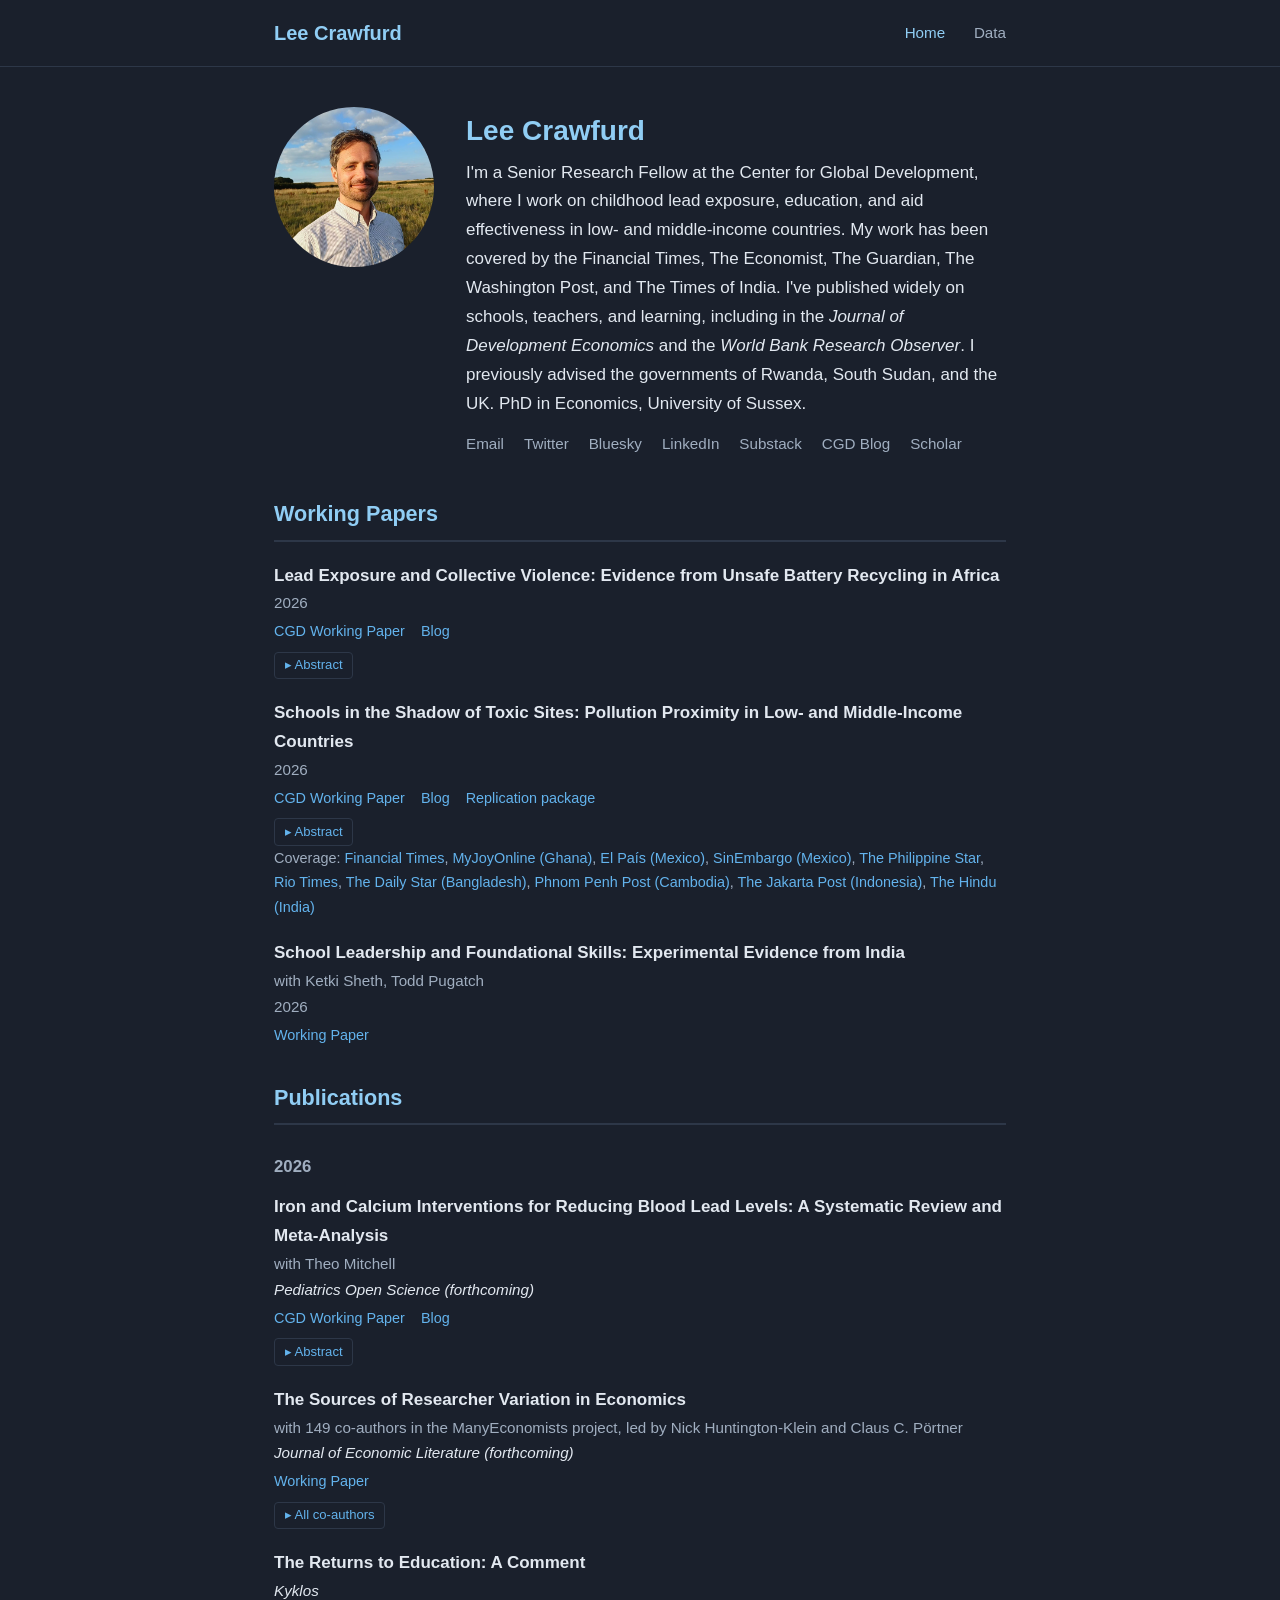
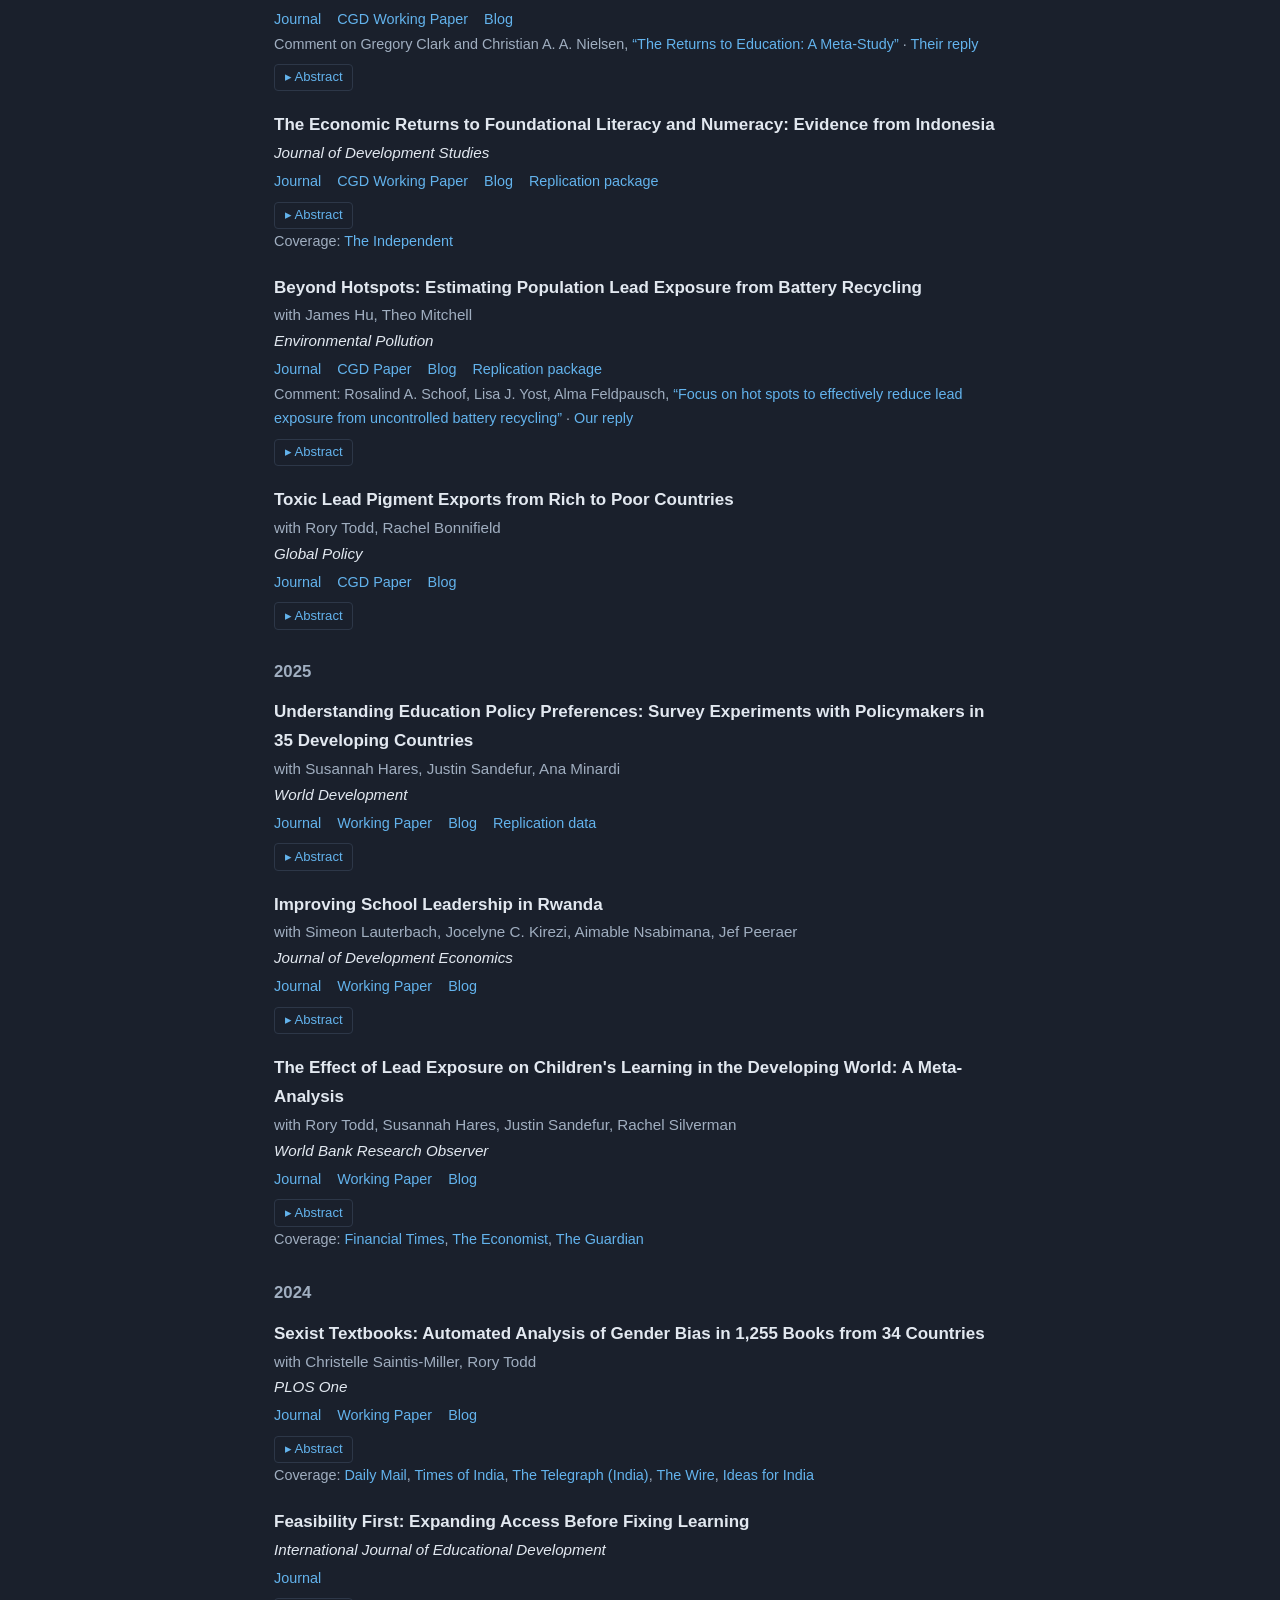
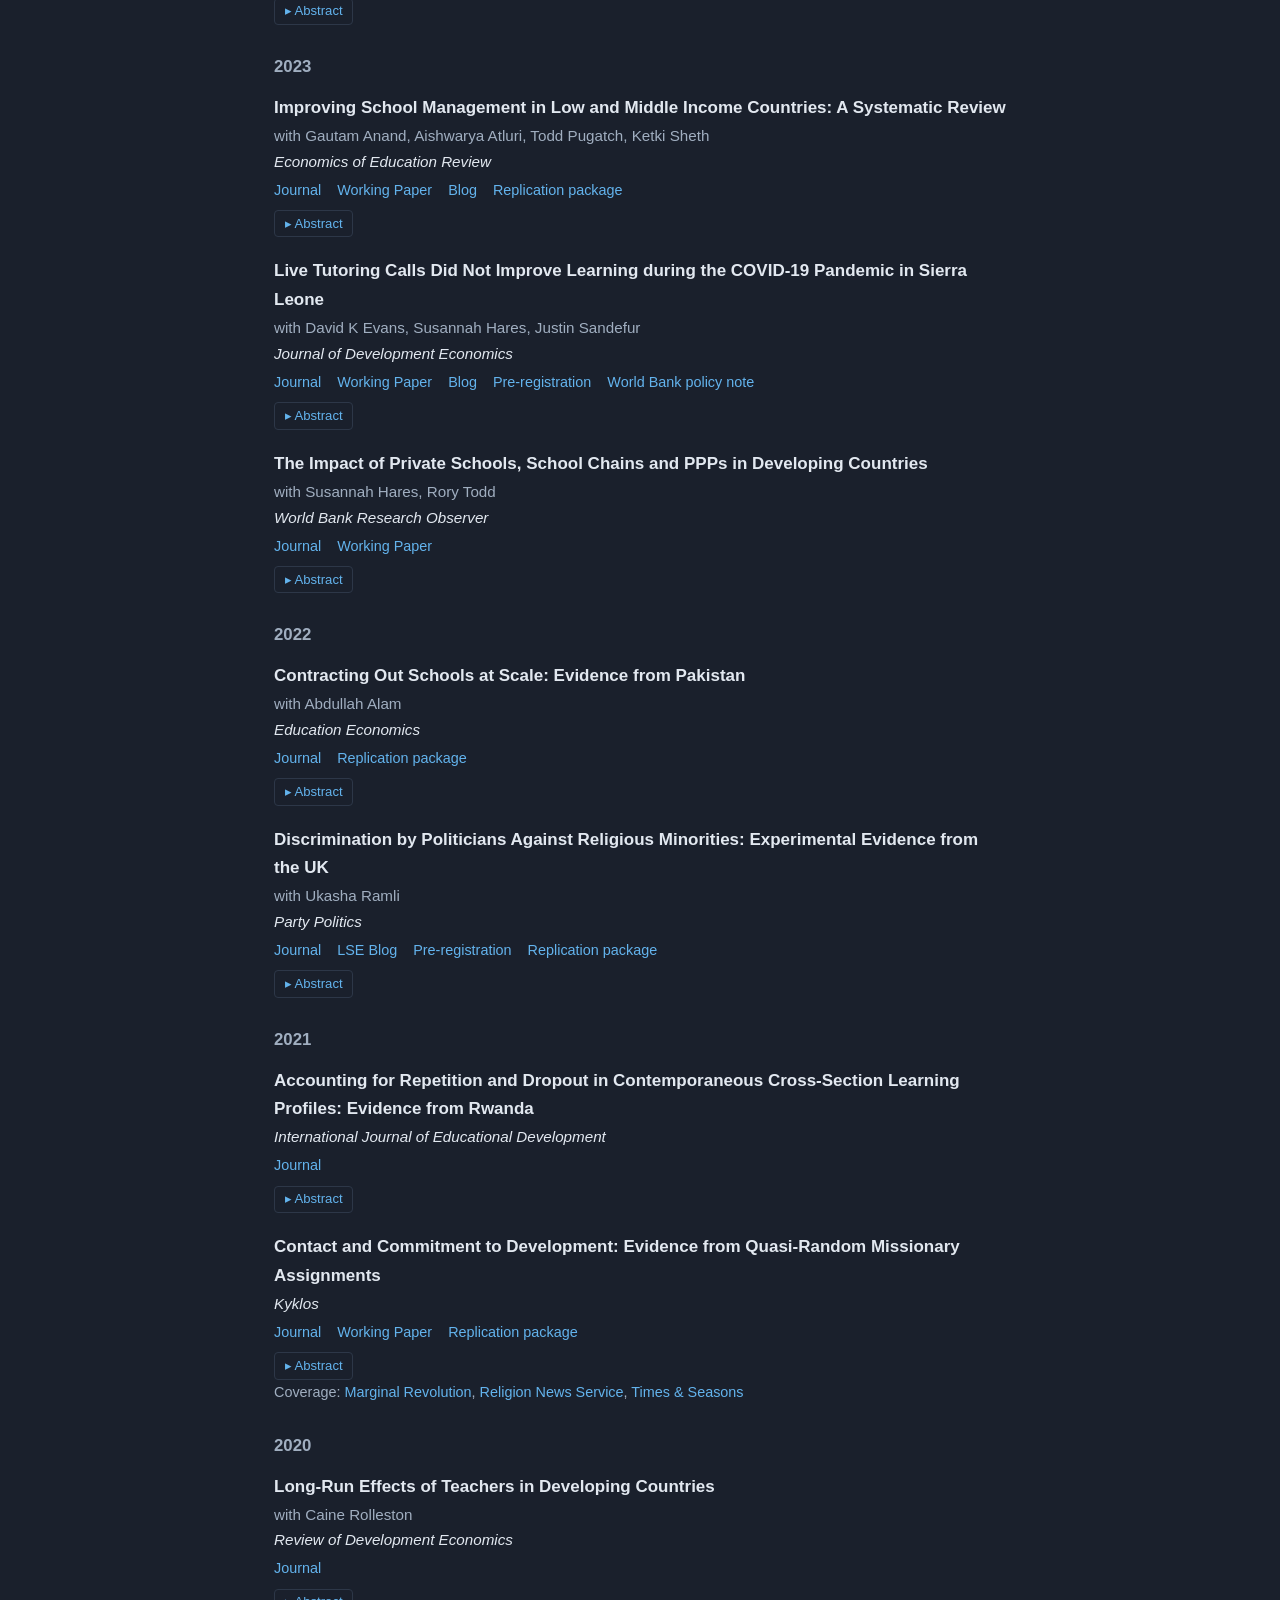
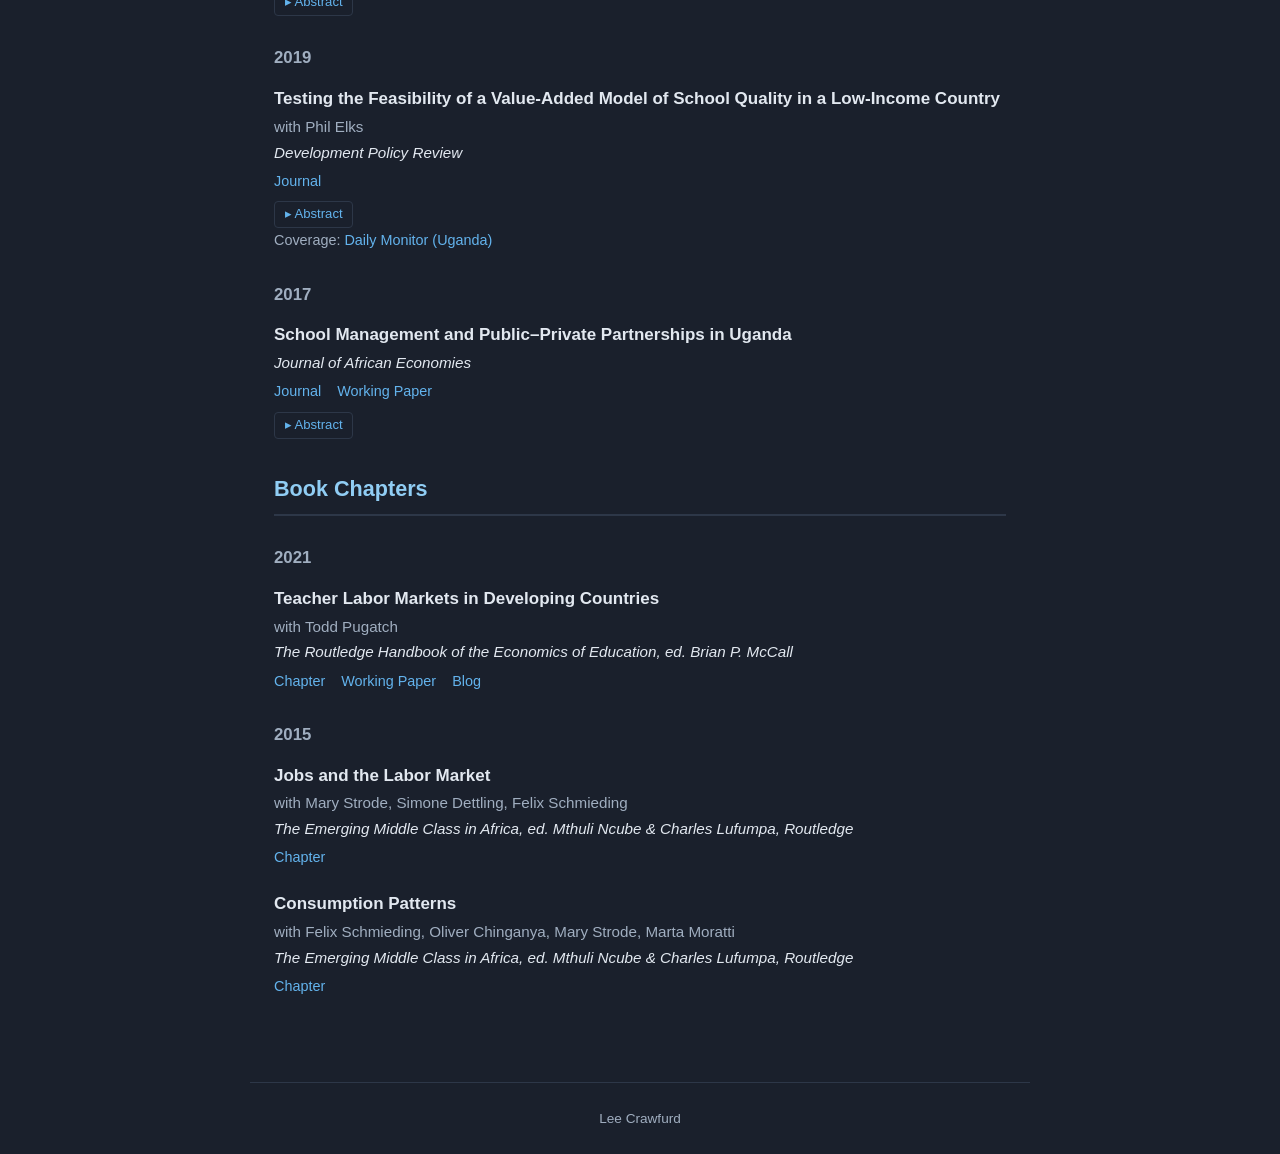
<file: index.html>
<!DOCTYPE html>
<html lang="en">
<head>
  <meta charset="UTF-8">
  <meta name="viewport" content="width=device-width, initial-scale=1.0">
  <title>Lee Crawfurd</title>
  <link rel="stylesheet" href="style.css">
</head>
<body>

<header>
  <div class="header-inner">
    <a href="index.html" class="site-name">Lee Crawfurd</a>
    <nav>
      <a href="index.html" class="active">Home</a>
      <a href="data.html">Data</a>
    </nav>
  </div>
</header>

<main>

<div class="profile">
  <img src="photo.jpg" alt="Lee Crawfurd">
  <div class="profile-text">
    <h1>Lee Crawfurd</h1>
    <p>I'm a Senior Research Fellow at the Center for Global Development, where I work on childhood lead exposure, education, and aid effectiveness in low- and middle-income countries. My work has been covered by the Financial Times, The Economist, The Guardian, The Washington Post, and The Times of India. I've published widely on schools, teachers, and learning, including in the <em>Journal of Development Economics</em> and the <em>World Bank Research Observer</em>. I previously advised the governments of Rwanda, South Sudan, and the UK. PhD in Economics, University of Sussex.</p>
    <div class="contact-links">
      <a href="mailto:lcrawfurd@cgdev.org">Email</a>
      <a href="https://twitter.com/leecrawfurd">Twitter</a>
      <a href="https://bsky.app/profile/leecrawfurd.bsky.social">Bluesky</a>
      <a href="https://www.linkedin.com/in/leecrawfurd/">LinkedIn</a>
      <a href="https://substack.com/@leecrawfurd">Substack</a>
      <a href="https://www.cgdev.org/expert/lee-crawfurd">CGD Blog</a>
      <a href="https://scholar.google.com/citations?user=5ZNm5bAAAAAJ">Scholar</a>
    </div>
  </div>
</div>

<h2>Working Papers</h2>

<div class="pub">
  <span class="pub-title">Lead Exposure and Collective Violence: Evidence from Unsafe Battery Recycling in Africa</span>
  <div class="pub-year">2026</div>
  <div class="pub-links">
    <a href="https://www.cgdev.org/publication/lead-exposure-and-collective-violence">CGD Working Paper</a>
    <a href="https://www.cgdev.org/blog/riots-surged-near-lead-battery-sites-africa-after-2007">Blog</a>
  </div>
  <details class="abstract">
    <summary>Abstract</summary>
    <p>Does lead exposure make places more violent? Lead impairs impulse control, and a large literature links it to individual crime in high-income countries. We ask whether it also raises collective violence where exposure is concentrated around industrial sites. We compare places within 5km of unsafe battery recycling sites in Kenya, Ghana and Senegal with places near other contaminated industrial sites, before and after recycling intensified in 2007. The annual probability of a riot near battery sites rises by 19 percentage points more than near the other sites, from a base of 16 percent. Organised armed violence barely moves, so net of organised violence the effect is 13 percentage points. Peaceful protest rises almost as much as riots, and only 0.1 percent of riots concern pollution. The pattern fits impaired impulse control rather than anger at the sites, and suggests that cleaning up these sites could reduce conflict as well as improve health.</p>
  </details>
</div>

<div class="pub">
  <span class="pub-title">Schools in the Shadow of Toxic Sites: Pollution Proximity in Low- and Middle-Income Countries</span>
  <div class="pub-year">2026</div>
  <div class="pub-links">
    <a href="https://www.cgdev.org/publication/schools-shadow-toxic-sites-pollution-proximity-low-and-middle-income-countries">CGD Working Paper</a>
    <a href="https://www.cgdev.org/blog/millions-children-go-school-near-toxic-site">Blog</a>
    <a href="https://doi.org/10.5281/zenodo.19359187">Replication package</a>
  </div>
  <details class="abstract">
    <summary>Abstract</summary>
    <p>How many children in low- and middle-income countries attend school near sources of pollution? We match the locations of 2.6 million schools across 17 countries to 11,301 documented toxic sites and find that 9.7% of schools in our sample lie within 5 km of a site. Weighting by enrollment, 12.7% of students in the 7 countries with enrollment data attend a school within this distance. These remain lower bounds: the available data capture only a fraction of actual contaminated sites. Proximity is overwhelmingly an urban phenomenon—urban schools are 4 to 28 times more likely than rural schools to be near a site, depending on the country. Within countries, schools in the wealthiest neighborhood quintile are about 14 times more likely to be near a site than schools in the poorest (34.5% versus 2.4%), reflecting the spatial concentration of industry in wealthier urban areas of LMICs. Where data on school management are available, private schools are also more likely than public schools to be near sites in all eight such countries.</p>
  </details>
  <div class="pub-note">Coverage: <a href="https://www.ft.com/content/19beeed4-8c99-4de3-a163-9301210634ad">Financial Times</a>, <a href="https://www.myjoyonline.com/thousands-of-ghanaian-pupils-attend-schools-near-toxic-sites-study-finds/">MyJoyOnline (Ghana)</a>, <a href="https://elpais.com/mexico/2026-06-17/un-informe-especializado-advierte-de-que-una-de-cada-cuatro-escuelas-en-mexico-esta-cerca-de-lugares-contaminados.html">El País (Mexico)</a>, <a href="https://www.sinembargo.mx/4822841/el-26-de-las-escuelas-en-mexico-y-ghana-estan-cerca-de-un-foco-de-contaminacion/">SinEmbargo (Mexico)</a>, <a href="https://www.philstar.com/headlines/2026/06/24/2537313/86-metro-manila-schools-near-toxic-sites-us-study">The Philippine Star</a>, <a href="https://www.riotimesonline.com/brazil-schools-near-contaminated-sites-cgd-sao-paulo-disclosure-2026/">Rio Times</a>, <a href="https://www.thedailystar.net/health/news/hidden-danger-thousands-bangladeshs-schools-lie-close-toxic-battery-recycling-sites-4209726">The Daily Star (Bangladesh)</a>, <a href="https://phnompenhpost.com/national/study-warns-cambodia-may-be-overlooking-hidden-toxic-pollution-risks-to-thousands-of-children/">Phnom Penh Post (Cambodia)</a>, <a href="https://www.thejakartapost.com/indonesia/2026/07/15/52-percent-of-jakarta-schools-located-near-heavy-metal-contaminated-sites-study">The Jakarta Post (Indonesia)</a>, <a href="https://www.thehindu.com/sci-tech/energy-and-environment/urban-indian-private-schools-at-risk-of-proximity-to-toxic-lead-sites-report/article71276368.ece">The Hindu (India)</a></div>
</div>

<div class="pub">
  <span class="pub-title">School Leadership and Foundational Skills: Experimental Evidence from India</span>
  <div class="pub-authors">with Ketki Sheth, Todd Pugatch</div>
  <div class="pub-year">2026</div>
  <div class="pub-links">
    <a href="https://www.dropbox.com/scl/fi/xl2mo33jbz500n93soehx/alokitrct_workingpaper_16mar2026.pdf?rlkey=8ek78uriil7d87wkjvzevp24y&e=1&st=dy4z06zp&dl=0">Working Paper</a>
  </div>
</div>

<h2>Publications</h2>

<h3>2026</h3>

<div class="pub">
  <span class="pub-title">Iron and Calcium Interventions for Reducing Blood Lead Levels: A Systematic Review and Meta-Analysis</span>
  <div class="pub-authors">with Theo Mitchell</div>
  <div class="pub-journal">Pediatrics Open Science (forthcoming)</div>
  <div class="pub-links">
    <a href="https://www.cgdev.org/publication/iron-and-calcium-supplementation-reducing-blood-lead-levels-systematic-review-and-meta">CGD Working Paper</a>
    <a href="https://www.cgdev.org/blog/can-nutritional-supplements-reduce-lead-poisoning">Blog</a>
  </div>
  <details class="abstract">
    <summary>Abstract</summary>
    <p>Lead exposure affects an estimated 800 million children globally. WHO recommends iron and calcium supplementation for selected lead-exposed populations, based on very low-certainty evidence. We aimed to quantify effects of interventions that increase iron or calcium intake on blood lead at all ages and assess certainty of evidence. We searched PubMed/MEDLINE, CENTRAL, Embase, and ClinicalTrials.gov through September 2026 and screened reference lists for randomized trials of calcium or iron supplementation or fortification measuring blood lead before and after intervention. Ten of 12 trials (n=3,400; 2,113 children, 1,287 mothers) reported blood lead outcomes and were able to be pooled. Across 7 calcium trials, blood lead changed by &minus;1.13 &mu;g/dL (95% CI, &minus;2.60 to 0.34): &minus;1.97 in 5 pediatric and &minus;0.35 in 2 maternal trials. Excluding 3 high-risk-of-bias trials attenuated this to &minus;0.36. Across 3 iron trials, the estimate was &minus;0.36 &mu;g/dL (95% CI, &minus;1.26 to 0.54). Certainty was very low for both. Pooled estimates favored lower blood lead, but the evidence is very uncertain. Iron and calcium interventions complement but cannot replace pediatric lead exposure prevention.</p>
  </details>
</div>

<div class="pub">
  <span class="pub-title">The Sources of Researcher Variation in Economics</span>
  <div class="pub-authors">with 149 co-authors in the ManyEconomists project, led by Nick Huntington-Klein and Claus C. P&ouml;rtner</div>
  <div class="pub-journal">Journal of Economic Literature (forthcoming)</div>
  <div class="pub-links">
    <a href="https://doi.org/10.2139/ssrn.5152665">Working Paper</a>
  </div>
  <details class="abstract">
    <summary>All co-authors</summary>
    <p>Nick Huntington-Klein, Claus C. Pörtner, Yubraj Acharya, Matus Adamkovic, Joop Adema, Lameck Ondieki Agasa, Imtiaz Ahmad, Mevlude Akbulut-Yuksel, Martin Eckhoff Andresen, David Angenendt, José-Ignacio Antón, Andreu Arenas, Erkmen Giray Aslim, Stanislav Avdeev, Andrew Bacher-Hicks, Bradley Baker, Imesh Nuwan Bandara, Avijit Bansal, David Bartram, Katarzyna Bech-Wysocka, Christopher Bennett, Andu Berha, Inés Berniell, Moiz Bhai, Shreya Bhattacharya, Markus Bjoerkheim, Jeffrey R. Bloem, Margaret Brehm, Martín Brun, Florent Buisson, Pralhad H. Burli, Andrew Camp, Nicola Cerutti, Weiwei Chen, Jeffrey Clement, Matthew Collins, John Cullinan, Lachlan Deer, Reid Dorsey-Palmateer, Nicolas Duquette, Diego Marino Fages, Grace Falken, Christine Farquharson, Jan Feld, Yevgeniy Feyman, Nathan Fiala, Anne Fitzpatrick, Andrey Fradkin, Evaewero French, Wei Fu, Luca Fumarco, Sebastian Gallegos, Julio Galárraga, Aaron Gamino, Romain Gauriot, Victor Gay, Savas Gayaker, Jules Gazeaud, Alexandra de Gendre, Gregory Gilpin, Daniele Girardi, Dan Goldhaber, Mark N. Harris, Blake H. Heller, Daniel J. Henderson, Arne Henningsen, Junita Henry, Clément Herman, Øystein Hernæs, Andrew Hill, Felix Holzmeister, Martijn Huysmans, M. Saad Imtiaz, Anil Jain, Niklas Jakobsson, José Kaire, Kalyan Kumar Kameshwara, Daniel Karney, Sie Won Kim, Valentin Klotzbücher, Christoph Kronenberg, Dan LaFave, David Lang, Ryan Lee, Maxime Liégey, Dede Long, Jan Marcus, Gabriele Mari, Ian M. McCarthy, Laura Meinzen-Dick, Erik Merkus, Klaus Miller, Lukas Mogge, S. M. Woahid Murad, Rafiuddin Najam, Elias Naumann, Job Nmadu, Gorkem Turgut Ozer, Jayash Paudel, Filippos Petroulakis, Christian Peukert, Visa Pitkänen, Simon Porcher, Manab Prakash, Andrew Adrian Pua, Todd Pugatch, Daniel Putman, Veeshan Rayamajhee, Obeid Ur Rehman, Maira Reimao, Anna Reuter, Michael Ricks, Fernando Rios‐Avila, Abel Rodriguez, Julian Roeckert, Ivan Ropovik, Jayjit Roy, Nicolas Salamanca, Margaret Samahita, Aparna Samudra, Vassiki Sanogo, Orkhan Sariyev, Henning Schaak, Joel E. Segel, Hans Henrik Sievertsen, Mike Smet, Brock Smith, Lucy Sorensen, Lisa Spantig, Krzysztof Szczygielski, Anirudh Tagat, Hüseyin Taştan, Martin Trombetta, Madhavi Venkatesan, Antoine Vernet, Eden Volkov, Gary A. Wagner, Yue Wang, Zachary Ward, Tom Waters, Ellerie Weber, Stephen E Weinberg, Kristina S. Weißmüller, Christian Westheide, Kevin Williams, Xiaoyang Ye, Jisang Yu, Muhammad Umer Zahid, Raffaele Zanoli</p>
  </details>
</div>

<div class="pub">
  <span class="pub-title">The Returns to Education: A Comment</span>
  <div class="pub-journal">Kyklos</div>
  <div class="pub-links">
    <a href="https://doi.org/10.1111/kykl.70081">Journal</a>
    <a href="https://www.cgdev.org/publication/returns-education-comment">CGD Working Paper</a>
    <a href="https://www.cgdev.org/blog/school-pays-even-if-there-publication-bias">Blog</a>
  </div>
  <div class="pub-note">Comment on Gregory Clark and Christian A. A. Nielsen, <a href="https://doi.org/10.1111/kykl.70041">&ldquo;The Returns to Education: A Meta-Study&rdquo;</a> &middot; <a href="https://doi.org/10.1111/kykl.70080">Their reply</a></div>
  <details class="abstract">
    <summary>Abstract</summary>
    <p>Clark and Nielsen (2026) assemble a large dataset of quasi-experimental studies and argue that the causal return to an extra year of schooling is close to zero once one corrects for the selective publication of statistically significant findings. If correct, this would overturn a central pillar of human capital theory and weaken the empirical case for investing in education. This comment re-examines their own data with the standard battery of publication-bias corrections, including methods that guard against spuriously precise estimates and against <i>p</i>-hacking. Every method points to a return of around 5&ndash;6% per additional year of schooling&mdash;positive, statistically significant and far from zero&mdash;and the estimate stays well above zero even under the most conservative variants. Clark and Nielsen&rsquo;s near-zero figure comes instead from a bespoke procedure that assumes large numbers of negative-return studies were suppressed; the distribution of published estimates does not support that assumption, and the same procedure understates even a genuine, positive return in simulation. Publication bias in this literature is real but modest: corrected for properly, the evidence is inconsistent with a near-zero causal return.</p>
  </details>
</div>

<div class="pub">
  <span class="pub-title">The Economic Returns to Foundational Literacy and Numeracy: Evidence from Indonesia</span>
  <div class="pub-journal">Journal of Development Studies</div>
  <div class="pub-links">
    <a href="https://doi.org/10.1080/00220388.2026.2679268">Journal</a>
    <a href="https://www.cgdev.org/publication/economic-returns-foundational-literacy-and-numeracy-evidence-indonesia">CGD Working Paper</a>
    <a href="https://www.cgdev.org/blog/children-who-can-read-and-count-age-ten-earn-more-later-life-new-evidence-indonesia">Blog</a>
    <a href="https://doi.org/10.5281/zenodo.18940061">Replication package</a>
  </div>
  <details class="abstract">
    <summary>Abstract</summary>
    <p>Addressing foundational literacy and numeracy in low-income countries is a major global education policy priority. Yet we have little direct evidence on the effect of these skills on adult outcomes. We use panel survey data from Indonesia, where skills are tested in early childhood, and the same individuals are then re-interviewed as adults. After adjusting for rich covariates, one standard deviation higher foundational skills are associated with a 9% increase in adult earnings. This association is partially but not primarily attenuated by controlling for completed schooling. If these correlations can be interpreted as causal, they would imply a large benefit–cost ratio for investments in foundational skills.</p>
  </details>
  <div class="pub-note">Coverage: <a href="https://www.independent.co.uk/news/education/aid-cuts-education-us-uk-trump-b2790070.html">The Independent</a></div>
</div>

<div class="pub">
  <span class="pub-title">Beyond Hotspots: Estimating Population Lead Exposure from Battery Recycling</span>
  <div class="pub-authors">with James Hu, Theo Mitchell</div>
  <div class="pub-journal">Environmental Pollution</div>
  <div class="pub-links">
    <a href="https://doi.org/10.1016/j.envpol.2026.128326">Journal</a>
    <a href="https://www.cgdev.org/publication/estimating-population-lead-exposure-battery-recycling">CGD Paper</a>
    <a href="https://www.cgdev.org/blog/battery-recycling-far-bigger-source-lead-exposure-we-thought">Blog</a>
    <a href="https://doi.org/10.5281/zenodo.18629677">Replication package</a>
  </div>
  <div class="pub-note">Comment: Rosalind A. Schoof, Lisa J. Yost, Alma Feldpausch, <a href="https://doi.org/10.1016/j.envpol.2026.128678">&ldquo;Focus on hot spots to effectively reduce lead exposure from uncontrolled battery recycling&rdquo;</a> &middot; <a href="https://doi.org/10.1016/j.envpol.2026.128677">Our reply</a></div>
  <details class="abstract">
    <summary>Abstract</summary>
    <p>One in three children worldwide have elevated lead exposure. Lead-acid batteries are the main use of lead by weight, and many are recycled unsafely, but it is uncertain how much of human exposure can be traced to this recycling. In this paper we provide new modelled estimates suggesting that around 36% of lead exposure in low- and lower-middle-income countries may come from battery recycling, although there remains significant uncertainty. The vast majority of harm comes from mass population low-level exposure, rather than localised hotspots. Previous studies have typically focused on small populations with high exposure living within hundreds of metres of polluted sites, but recent reduced-form quasi-experimental evidence demonstrates smaller negative effects for people living within much wider areas, affecting many more people. Our simulation model reconciles these approaches, and shows that expanding the area of concern around each recycling site increases the estimated share of global lead exposure attributable to battery recycling by an order of magnitude, from just 0.55% when considering only the high exposures within a few hundred metres of a site.</p>
  </details>
</div>

<div class="pub">
  <span class="pub-title">Toxic Lead Pigment Exports from Rich to Poor Countries</span>
  <div class="pub-authors">with Rory Todd, Rachel Bonnifield</div>
  <div class="pub-journal">Global Policy</div>
  <div class="pub-links">
    <a href="https://doi.org/10.1111/1758-5899.70122">Journal</a>
    <a href="https://www.cgdev.org/publication/lead-paint-exports-rich-poor-countries">CGD Paper</a>
    <a href="https://www.cgdev.org/blog/rich-countries-are-exporting-thousands-tons-toxic-paint-poor-countries">Blog</a>
  </div>
  <details class="abstract">
    <summary>Abstract</summary>
    <p>Lead poisoning affects one in three children globally, with large but neglected impacts on health and education. One important source of exposure is the use of lead as a pigment in the form of lead chromates, in paints, plastics, and even food. Lead chromates are toxic and safe alternatives exist: Its continued use is effectively prohibited in the European Union and the United Kingdom and is highly restricted in other high‐income countries. In this paper, we present new data documenting the global trade in lead chromates. Exports are dominated by companies based in India, but we also show significant ongoing exports from high‐income countries including the United States, Canada, and Spain, despite these countries placing bans or strong restrictions on use in their own territories. Many exports go to countries with low capacity to regulate its end use and prevent highly hazardous applications. While the harm posed by any particular shipment or actor depends on the end use of the exported lead chromates, which is not possible to determine, the volume of exports from rich to poor countries could be sufficient to poison hundreds of thousands of children. We conclude with recommendations to policymakers to end the detrimental and unnecessary use of lead chromates.</p>
  </details>
</div>

<h3>2025</h3>

<div class="pub">
  <span class="pub-title">Understanding Education Policy Preferences: Survey Experiments with Policymakers in 35 Developing Countries</span>
  <div class="pub-authors">with Susannah Hares, Justin Sandefur, Ana Minardi</div>
  <div class="pub-journal">World Development</div>
  <div class="pub-links">
    <a href="https://doi.org/10.1016/j.worlddev.2025.107140">Journal</a>
    <a href="https://www.cgdev.org/publication/understanding-education-policy-preferences-survey-experiments-policymakers-35-developing">Working Paper</a>
    <a href="https://cgdev.org/blog/poll-education-officials-35-countries-three-reasons-idea-learning-crisis-isnt-getting-traction">Blog</a>
    <a href="https://doi.org/10.7910/DVN/DJJDG5">Replication data</a>
  </div>
  <details class="abstract">
    <summary>Abstract</summary>
    <p>Despite rapid increases in global access to primary school, average learning outcomes in many low and middle income countries remain low. International actors are increasingly focused on a policy agenda prioritizing foundational learning, measured by test scores in primary school. However, international actors have limited capacity to impose this agenda, which ultimately depends on national decision-makers. In this paper we present new evidence on the priorities and views of these national decision-makers. We report on a new survey of 931 senior government officials working on education in 35 low- and middle-income countries. We show with survey experiments that national policymakers place relatively low value on action to address foundational skills. We explain variation in preferences among policymakers as a function of three possible factors: different objectives for education (e.g., learning versus socialization), different beliefs about the state of the world (e.g., enrollment and learning levels), and different beliefs about the effectiveness of specific interventions. Misalignment with donor agendas is evident in all three dimensions. We also show experimentally that beliefs do respond to new evidence on the effectiveness of interventions.</p>
  </details>
</div>

<div class="pub">
  <span class="pub-title">Improving School Leadership in Rwanda</span>
  <div class="pub-authors">with Simeon Lauterbach, Jocelyne C. Kirezi, Aimable Nsabimana, Jef Peeraer</div>
  <div class="pub-journal">Journal of Development Economics</div>
  <div class="pub-links">
    <a href="https://doi.org/10.1016/j.jdeveco.2025.103545">Journal</a>
    <a href="https://www.cgdev.org/publication/improving-school-leadership-rwanda">Working Paper</a>
    <a href="https://www.cgdev.org/blog/improving-school-leadership-rwanda-modest-learning-gains-low-cost">Blog</a>
  </div>
  <details class="abstract">
    <summary>Abstract</summary>
    <p>Can effective school leadership enhance high-stakes test scores in low-income countries? To address this question, we examine the short-term impact of a school leadership professional development program that was implemented by VVOB across 525 primary schools in the six lowest-performing districts of Rwanda between 2018 and 2019. The program aimed to strengthen the leadership, management, and teacher support skills of school headteachers. We find that the program had small but statistically insignificant effects on Primary Leaving Examination scores within one to two years after the intervention. However, the program led to a five to six percentage point increase in teacher retention rates, with qualitative evidence suggesting that headteachers provided greater support to teachers, in particular during the onboarding process. Future research should focus on refining such programs and understanding which mechanisms are necessary to also improve learning outcomes of students.</p>
  </details>
</div>

<div class="pub">
  <span class="pub-title">The Effect of Lead Exposure on Children's Learning in the Developing World: A Meta-Analysis</span>
  <div class="pub-authors">with Rory Todd, Susannah Hares, Justin Sandefur, Rachel Silverman</div>
  <div class="pub-journal">World Bank Research Observer</div>
  <div class="pub-links">
    <a href="https://doi.org/10.1093/wbro/lkae010">Journal</a>
    <a href="https://www.cgdev.org/publication/how-much-would-reducing-lead-exposure-improve-childrens-learning-developing-world">Working Paper</a>
    <a href="https://cgdev.org/blog/can-lead-poisoning-explain-low-test-scores-poor-countries">Blog</a>
  </div>
  <details class="abstract">
    <summary>Abstract</summary>
    <p>Around half of children in low-income countries have elevated blood-lead levels. What role does lead play in explaining low educational outcomes in these settings? We conduct a new systematic review and meta-analysis of observational studies on the relationship between lead exposure and learning outcomes. Adjusting for observable confounds and publication bias yields a benchmark estimate of a -0.12 standard-deviation reduction in learning per natural log unit of blood lead. As all estimates are non-experimental, we present evidence on the likely magnitude of unobserved confounding, and summarize results from a smaller set of natural experiments. Our benchmark estimate accounts for over a fifth of the gap in learning outcomes between rich and poor countries, and implies moderate learning gains from targeted interventions for highly exposed groups (≈ 0.1 standard deviations) and modest learning gains (< 0.05 standard deviations) from broader public health campaigns.</p>
  </details>
  <div class="pub-note">Coverage: <a href="https://www.ft.com/content/18bdb66d-862a-4069-b313-fdf08ed6a0cc">Financial Times</a>, <a href="https://www.economist.com/graphic-detail/2023/08/10/to-help-schoolchildren-in-poor-countries-reduce-lead-poisoning">The Economist</a>, <a href="https://www.theguardian.com/global-development/2023/oct/20/half-of-children-in-poorer-countries-have-lead-poisoning-says-study-acc">The Guardian</a></div>
</div>

<h3>2024</h3>

<div class="pub">
  <span class="pub-title">Sexist Textbooks: Automated Analysis of Gender Bias in 1,255 Books from 34 Countries</span>
  <div class="pub-authors">with Christelle Saintis-Miller, Rory Todd</div>
  <div class="pub-journal">PLOS One</div>
  <div class="pub-links">
    <a href="https://doi.org/10.1371/journal.pone.0310366">Journal</a>
    <a href="https://www.cgdev.org/publication/sexist-textbooks">Working Paper</a>
    <a href="https://www.cgdev.org/blog/school-textbooks-low-and-middle-income-countries-are-overwhelmingly-sexist">Blog</a>
  </div>
  <details class="abstract">
    <summary>Abstract</summary>
    <p>Textbooks play a critical role in schooling around the world. Small sample studies show that many books continue to under-represent women and girls, and to portray men and women in stereotypical gendered roles. In this paper, we use quantitative text analysis to assess the degree of gender bias in a newly assembled corpus of 1,255 English language school textbooks from 34 countries that are publicly available online. We find consistent patterns of under-representation of female characters and portrayal of stereotypical gendered roles. Women and girls appear less frequently, are portrayed as more passive, are less likely to be associated with work or achievement, and are more likely to be associated with the home and traditionally female occupations. Comparing across countries, female representation in books is correlated with higher GDP and more legal rights for women. Under-representation and stereotypes are a particular problem in South Asia.</p>
  </details>
  <div class="pub-note">Coverage: <a href="https://www.dailymail.co.uk/sciencetech/article-13941701/School-textbooks-SEXIST-woke-scientists.html">Daily Mail</a>, <a href="https://timesofindia.indiatimes.com/education/news/high-incidence-of-gender-bias-in-school-textbooks-which-indian-state-is-topping-the-charts/articleshow/113398209.cms">Times of India</a>, <a href="https://www.telegraphindia.com/india/language-of-gender-bias-in-schools-study-reveals-sexism-in-ncert-state-board-books/cid/2048182">The Telegraph (India)</a>, <a href="https://thewire.in/education/lessons-in-inequality-gender-bias-in-indian-textbooks-and-its-link-to-societal-attitudes-towards-women">The Wire</a>, <a href="https://www.ideasforindia.in/topics/environment/analysing-gender-bias-in-school-textbooks-in-india.html">Ideas for India</a></div>
</div>

<div class="pub">
  <span class="pub-title">Feasibility First: Expanding Access Before Fixing Learning</span>
  <div class="pub-journal">International Journal of Educational Development</div>
  <div class="pub-links">
    <a href="https://doi.org/10.1016/j.ijedudev.2023.102949">Journal</a>
  </div>
  <details class="abstract">
    <summary>Abstract</summary>
    <p>The first SDG4 target is to both expand access to universal secondary school and to ensure that all children achieve minimum learning outcomes in primary school. To the extent that action must be prioritized, this article argues that achieving universal secondary education is both more feasible at scale and has clearer benefits than improving learning outcomes in primary schools in developing countries. Removing barriers to access such as fees and exam requirements has been demonstrated to have consistent impacts at scale, even in contexts of weak state capacity. By contrast, efforts to improve school quality have been much less consistent. Wage gains from secondary schooling have been demonstrated repeatedly, even in contexts of low quality education. Wage gains from improving primary school quality have not. Governments should thus focus on reforms that reliably expand access, rather than complex interventions to improve learning that often fail at scale.</p>
  </details>
</div>

<h3>2023</h3>

<div class="pub">
  <span class="pub-title">Improving School Management in Low and Middle Income Countries: A Systematic Review</span>
  <div class="pub-authors">with Gautam Anand, Aishwarya Atluri, Todd Pugatch, Ketki Sheth</div>
  <div class="pub-journal">Economics of Education Review</div>
  <div class="pub-links">
    <a href="https://doi.org/10.1016/j.econedurev.2023.102464">Journal</a>
    <a href="https://www.cgdev.org/publication/improving-school-management-low-and-middle-income-countries-systematic-review">Working Paper</a>
    <a href="https://www.cgdev.org/blog/how-improve-school-management">Blog</a>
    <a href="https://doi.org/10.5281/zenodo.19765626">Replication package</a>
  </div>
  <details class="abstract">
    <summary>Abstract</summary>
    <p>Improving school quality in low and middle income countries (LMICs) is a global priority. One way to improve quality may be to improve the management skills of school leaders. In this systematic review, we analyze the impact of interventions targeting school leaders’ management practices on student learning. We begin by describing the characteristics and responsibilities of school leaders using data from large, multi-country surveys. Second, we review the literature and conduct a meta-analysis of the causal effect of school management interventions on student learning, using 39 estimates from 20 evaluations. We estimate a statistically significant improvement in student learning of 0.033 standard deviations. We show that effect sizes are not related to program scale or intensity. We complement the meta-analysis by identifying common limitations to program effectiveness through a qualitative assessment of the studies included in our review. We find three main factors which mitigate program effectiveness: (1) low take-up; (2) lack of incentives or structure for implementation of recommendations; and (3) the lengthy causal chain linking management practices to student learning. Finally, to assess external validity of our review, we survey practitioners to compare characteristics between evaluated and commonly implemented programs. Our findings suggest that future work should focus on generating evidence on the marginal effect of common design elements in these interventions, including factors that promote school leader engagement and accountability.</p>
  </details>
</div>

<div class="pub">
  <span class="pub-title">Live Tutoring Calls Did Not Improve Learning during the COVID-19 Pandemic in Sierra Leone</span>
  <div class="pub-authors">with David K Evans, Susannah Hares, Justin Sandefur</div>
  <div class="pub-journal">Journal of Development Economics</div>
  <div class="pub-links">
    <a href="https://doi.org/10.1016/j.jdeveco.2023.103114">Journal</a>
    <a href="https://www.cgdev.org/publication/teaching-and-testing-phone-pandemic">Working Paper</a>
    <a href="https://www.cgdev.org/blog/tech-plus-teachers-one-on-one-phone-tutorials-didnt-help-kids-learn-better-during-school-closures">Blog</a>
    <a href="https://www.socialscienceregistry.org/trials/5914">Pre-registration</a>
    <a href="https://thedocs.worldbank.org/en/doc/3e703cf6cc9abdad82a50f2fcb068428-0090052026/original/E2P-Sierra-Leone.pdf">World Bank policy note</a>
  </div>
  <details class="abstract">
    <summary>Abstract</summary>
    <p>Education systems regularly face unexpected school closures, whether due to disease outbreaks, natural disasters, or other adverse shocks. In low-income countries where internet access is scarce, distance learning – the most common educational solution – is often passive, via TV or radio, with little opportunity for teacher–student interaction. In this paper we evaluate the effectiveness of live tutoring calls from teachers, designed to supplement radio instruction during the 2020 school closures prompted by the COVID-19 pandemic. We do this with a randomised controlled trial with 4,399 primary school students in Sierra Leone. Tutoring calls led to some limited increase in educational activity, but had no effect on mathematics or language test scores, whether for girls or boys, and whether provided by public or private school teachers. Even having received tutoring calls, one in three children reported not listening to educational radio at all, so limited take-up may partly explain our results.</p>
  </details>
</div>

<div class="pub">
  <span class="pub-title">The Impact of Private Schools, School Chains and PPPs in Developing Countries</span>
  <div class="pub-authors">with Susannah Hares, Rory Todd</div>
  <div class="pub-journal">World Bank Research Observer</div>
  <div class="pub-links">
    <a href="https://doi.org/10.1093/wbro/lkad005">Journal</a>
    <a href="https://www.cgdev.org/publication/impact-private-schools-school-chains-and-public-private-partnerships-developing">Working Paper</a>
  </div>
  <details class="abstract">
    <summary>Abstract</summary>
    <p>The private school sector has expanded with almost no public intervention to educate half of primary school children in many urban centers in Africa and Asia. Simple comparisons of test scores would suggest that these private schools may provide better quality than public schools, but how much of this difference is due to selection effects is unclear. Much donor and policymaker attention has proceeded on the basis that private schools do perform better, and focused on models of public subsidy to expand access, and investment in networks or chains to encourage expansion. We review the evidence of the effects of private schools on learning, and how that effect translates to public-private partnerships (PPPs). We also study the effects of private school chains. We conduct a systematic review for eligible studies, with transparent search criteria. The search resulted in over 100 studies on low-cost private schools and PPPs, with a large majority being on low-cost private schools. Our meta-analysis shows moderately strong effects from private schooling, although the limited number of experimental studies find much smaller effects than quasi-experimental studies. This advantage, though, is not nearly enough to help most children reach important learning goals. Turning to policy goals, we find that the private school advantage has not translated to public private partnerships, which have shown limited value in improving quality. They can however represent a lower-cost means of increasing access to school. We also find that private school chains perform little better than individual private schools and have little scope for achieving meaningful scale.</p>
  </details>
</div>

<h3>2022</h3>

<div class="pub">
  <span class="pub-title">Contracting Out Schools at Scale: Evidence from Pakistan</span>
  <div class="pub-authors">with Abdullah Alam</div>
  <div class="pub-journal">Education Economics</div>
  <div class="pub-links">
    <a href="https://doi.org/10.1080/09645292.2022.2113859">Journal</a>
    <a href="https://doi.org/10.5281/zenodo.19765235">Replication package</a>
  </div>
  <details class="abstract">
    <summary>Abstract</summary>
    <p>Can governments contract out school management at scale? In 2016 the Government of Punjab transferred management of over 4,000 failing primary schools to private operators. Schools remained free to students. Private operators received a government subsidy per enrolled student of less than half per-student spending in government schools. This paper evaluates the effects on performance of converted schools. Comparing early converters to later converters, we estimate that enrolment in treated schools increased by over 60 percent, and test scores declined sharply.</p>
  </details>
</div>

<div class="pub">
  <span class="pub-title">Discrimination by Politicians Against Religious Minorities: Experimental Evidence from the UK</span>
  <div class="pub-authors">with Ukasha Ramli</div>
  <div class="pub-journal">Party Politics</div>
  <div class="pub-links">
    <a href="https://doi.org/10.1177/13540688211021053">Journal</a>
    <a href="https://blogs.lse.ac.uk/politicsandpolicy/how-anti-semitic-and-how-islamophobic-are-local-politicians/">LSE Blog</a>
    <a href="https://www.socialscienceregistry.org/trials/3876">Pre-registration</a>
    <a href="https://doi.org/10.5281/zenodo.19765231">Replication package</a>
  </div>
  <details class="abstract">
    <summary>Abstract</summary>
    <p>Are Labour party politicians anti-Semitic, and are Conservative party politicians Islamophobic? In this correspondence study we measure the responsiveness of elected local representatives in the United Kingdom to requests from putative constituents from minority religious groups. We send short email requests to 10,268 local government representatives from each of the main political parties, from stereotypically Islamic, Jewish, and Christian names. Response rates are six to seven percentage points lower to stereotypically Muslim or Jewish names. The two major political parties both show equal bias towards the two minority group names. Results suggest that the bias in response may be implicit. Bias is lower in more dense and diverse locations.</p>
  </details>
</div>

<h3>2021</h3>

<div class="pub">
  <span class="pub-title">Accounting for Repetition and Dropout in Contemporaneous Cross-Section Learning Profiles: Evidence from Rwanda</span>
  <div class="pub-journal">International Journal of Educational Development</div>
  <div class="pub-links">
    <a href="https://doi.org/10.1016/j.ijedudev.2021.102443">Journal</a>
  </div>
  <details class="abstract">
    <summary>Abstract</summary>
    <p>Highlights • Learning profiles allow us to trace learning progress through schooling.• In this paper I estimate a learning profile for Rwanda using a household-based survey of children.• I use a detailed schooling history to show that observational learning profiles that don’t explicitly account for repetition and dropout may substantially over-state learning gains per year.</p>
  </details>
</div>

<div class="pub">
  <span class="pub-title">Contact and Commitment to Development: Evidence from Quasi-Random Missionary Assignments</span>
  <div class="pub-journal">Kyklos</div>
  <div class="pub-links">
    <a href="https://doi.org/10.1111/kykl.12255">Journal</a>
    <a href="https://osf.io/preprints/socarxiv/3hwga/">Working Paper</a>
    <a href="https://doi.org/10.5281/zenodo.19765622">Replication package</a>
  </div>
  <details class="abstract">
    <summary>Abstract</summary>
    <p>SUMMARY Public support for global development in rich countries is critical for sustaining effective government and individual action. But the causes of public support are not well understood. Does spending time living in a developing country play a role in generating individual commitment to development? Addressing this question is fraught with selection bias, as individuals are rarely exogenously assigned to spend time in different countries. In this paper I address this question using a natural experiment – the quasi‐random assignment of missionaries from the Church of Jesus Christ of Latter‐day Saints to two‐year missions in different world regions. I provide the first causal estimates of the effect of travel to a developing country on attitudes to global development. Data comes from a new survey gathered through mission alumni Facebook groups. Missionaries assigned to low‐income and middle‐income world regions (Africa, Asia, Latin America, and Caribbean) have similar prior characteristics to those assigned to high‐income Europe. Those assigned to Africa self‐report greater interest in global development and greater charitable attitudes and behaviours. However, they also express stronger opposition to immigration from poor countries, and are less likely to be involved in political campaigns to address global development. Spending time in lower income countries may lead to greater support for charity but less support for political change.</p>
  </details>
  <div class="pub-note">Coverage: <a href="https://marginalrevolution.com/marginalrevolution/2019/01/temporary-migration-rich-poor-countries-cause-commitment-development.html">Marginal Revolution</a>, <a href="https://religionnews.com/2020/09/21/does-serving-a-mormon-mission-make-people-want-to-help-developing-countries/">Religion News Service</a>, <a href="https://timesandseasons.org/index.php/2019/01/does-serving-a-mission-in-a-low-income-country-change-your-commitment-to-the-poor/">Times &amp; Seasons</a></div>
</div>

<h3>2020</h3>

<div class="pub">
  <span class="pub-title">Long-Run Effects of Teachers in Developing Countries</span>
  <div class="pub-authors">with Caine Rolleston</div>
  <div class="pub-journal">Review of Development Economics</div>
  <div class="pub-links">
    <a href="https://doi.org/10.1111/rode.12717">Journal</a>
  </div>
  <details class="abstract">
    <summary>Abstract</summary>
    <p>How persistent are teacher effects on student outcomes? In this paper we present estimates of teacher effects on long‐run student outcomes from two low‐ and middle‐ income countries. We first estimate teacher value‐added using the Young Lives School Survey data from Ethiopia and Vietnam. We then track students taught by these teachers 2 and 5 years later and use data from the Young Lives Household Surveys to estimate the effects of teacher quality. We find no persistent effect after 2 years, but better mathematics (0.08 σ ) and reading (0.06 σ ) test scores after 5 years, from being taught by a 1 σ better Grade 5 teacher. We find no persistent effects of good teachers on measures of more “generalized” cognitive ability, aspirations, well‐being, or “grit.”</p>
  </details>
</div>

<h3>2019</h3>

<div class="pub">
  <span class="pub-title">Testing the Feasibility of a Value-Added Model of School Quality in a Low-Income Country</span>
  <div class="pub-authors">with Phil Elks</div>
  <div class="pub-journal">Development Policy Review</div>
  <div class="pub-links">
    <a href="https://doi.org/10.1111/dpr.12371">Journal</a>
  </div>
  <details class="abstract">
    <summary>Abstract</summary>
    <p>Value‐added models ( VAMS ) are commonly used in high‐income countries for measuring the quality of teachers and schools, on the grounds that they are a fairer reflection of true quality than simple average test scores, as they account for differences in student intake. Not accounting for student&#x27;s prior test scores can give a misleading impression of school quality. In this article, we adapt the current VAM of secondary school quality to the Ugandan context, and test its robustness. Using official test score data from Uganda, we test the robustness of the model to a range of different empirical specifications, including sensitivity to the inclusion of controls for student socioeconomic status. We find that the model is robust to a variety of different specifications and control variables. The VAM is low cost and has the potential to provide a clearer signal to parents, teachers, schools, and policy‐makers about how much learning is actually happening in different schools. This approach could be carried out at low cost in a wide range of low‐income countries that have similar testing regimes.</p>
  </details>
  <div class="pub-note">Coverage: <a href="https://www.monitor.co.ug/News/Education/Uneb-introduces-new-system-grade-schools/688336-4137612-smcmp4/index.html">Daily Monitor (Uganda)</a></div>
</div>

<h3>2017</h3>

<div class="pub">
  <span class="pub-title">School Management and Public–Private Partnerships in Uganda</span>
  <div class="pub-journal">Journal of African Economies</div>
  <div class="pub-links">
    <a href="https://doi.org/10.1093/jae/ejx021">Journal</a>
    <a href="https://www.riseprogramme.org/publications/rise-working-paper-17013-school-management-and-public-private-partnerships-uganda">Working Paper</a>
  </div>
  <details class="abstract">
    <summary>Abstract</summary>
    <p>Can the quality of school management explain differences in student test scores? In this paper, I present the first internationally benchmarked estimates of school management quality in Africa (based on the ‘World Management Survey’). The level and distribution of management quality is similar to that found in other low and middle-income countries (India and Brazil). I combine this data with individual student panel data, and demonstrate that differences in school management quality matter for student value-added—a standard deviation difference in management is associated with a 0.06 standard deviation difference in test scores. Finally, I contribute to understanding the role of the private sector in education in a low-income setting. Contrary to common perception, I find no difference between the quality of school management in government, private or public–private partnership (PPP) schools (despite the higher level of autonomy available to them). An exception is an internationally owned chain of PPP schools, which are as well managed as schools in the UK.</p>
  </details>
</div>

<h2>Book Chapters</h2>

<h3>2021</h3>

<div class="pub">
  <span class="pub-title">Teacher Labor Markets in Developing Countries</span>
  <div class="pub-authors">with Todd Pugatch</div>
  <div class="pub-journal">The Routledge Handbook of the Economics of Education, ed. Brian P. McCall</div>
  <div class="pub-links">
    <a href="https://www.taylorfrancis.com/chapters/edit/10.4324/9780429202520-9/teacher-labor-markets-developing-countries-1-lee-crawfurd-todd-pugatch">Chapter</a>
    <a href="https://www.cgdev.org/publication/teacher-labor-markets-developing-countries">Working Paper</a>
    <a href="https://www.cgdev.org/blog/everything-you-ever-wanted-know-about-teacher-labor-markets">Blog</a>
  </div>
</div>

<h3>2015</h3>

<div class="pub">
  <span class="pub-title">Jobs and the Labor Market</span>
  <div class="pub-authors">with Mary Strode, Simone Dettling, Felix Schmieding</div>
  <div class="pub-journal">The Emerging Middle Class in Africa, ed. Mthuli Ncube &amp; Charles Lufumpa, Routledge</div>
  <div class="pub-links">
    <a href="https://www.taylorfrancis.com/chapters/edit/10.4324/9781315757896-14/jobs-labor-market-mary-strode-lee-crawfurd-simone-dettling-felix-schmieding">Chapter</a>
  </div>
</div>

<div class="pub">
  <span class="pub-title">Consumption Patterns</span>
  <div class="pub-authors">with Felix Schmieding, Oliver Chinganya, Mary Strode, Marta Moratti</div>
  <div class="pub-journal">The Emerging Middle Class in Africa, ed. Mthuli Ncube &amp; Charles Lufumpa, Routledge</div>
  <div class="pub-links">
    <a href="https://www.taylorfrancis.com/chapters/edit/10.4324/9781315757896-13/consumption-patterns-felix-schmieding-oliver-chinganya-mary-strode-lee-crawfurd-marta-moratti">Chapter</a>
  </div>
</div>

</main>

<footer>
  Lee Crawfurd
</footer>

</body>
</html>
</file>
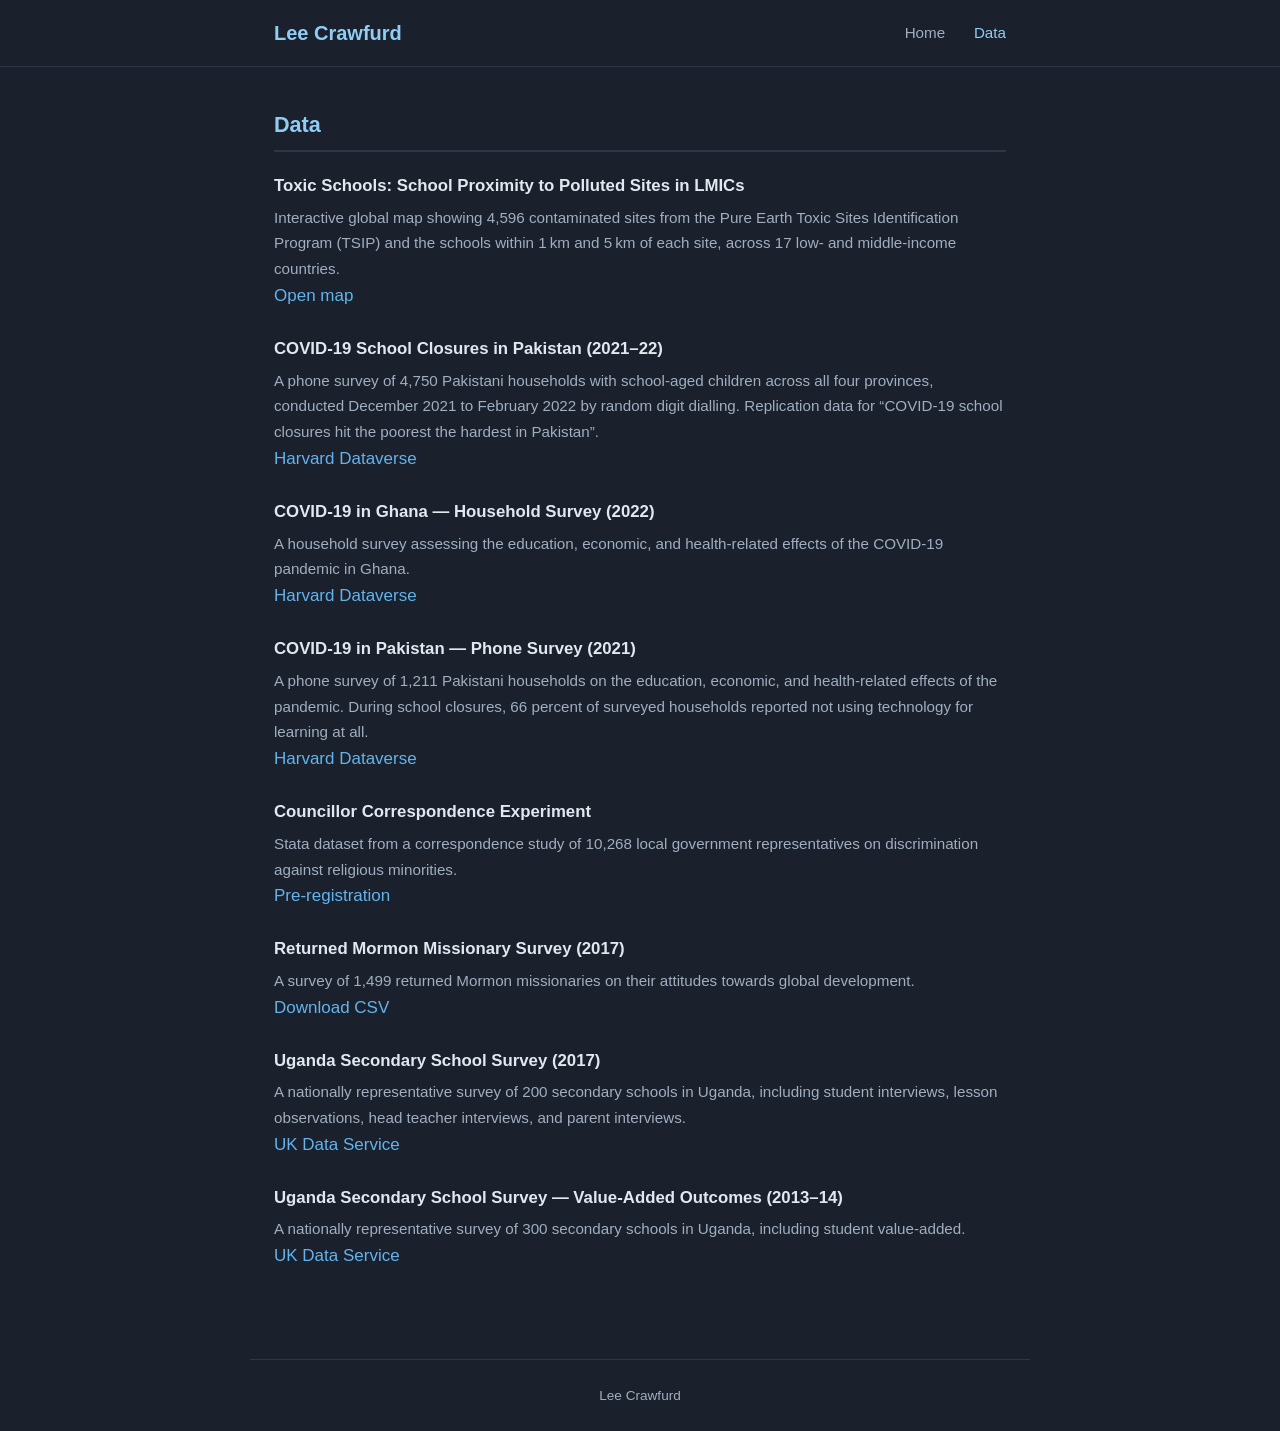
<file: data.html>
<!DOCTYPE html>
<html lang="en">
<head>
  <meta charset="UTF-8">
  <meta name="viewport" content="width=device-width, initial-scale=1.0">
  <title>Data - Lee Crawfurd</title>
  <link rel="stylesheet" href="style.css">
</head>
<body>

<header>
  <div class="header-inner">
    <a href="index.html" class="site-name">Lee Crawfurd</a>
    <nav>
      <a href="index.html">Home</a>
      <a href="data.html" class="active">Data</a>
    </nav>
  </div>
</header>

<main>

<h2>Data</h2>

<div class="data-item">
  <h3>Toxic Schools: School Proximity to Polluted Sites in LMICs</h3>
  <p>Interactive global map showing 4,596 contaminated sites from the Pure Earth Toxic Sites Identification Program (TSIP) and the schools within 1&thinsp;km and 5&thinsp;km of each site, across 17 low- and middle-income countries.</p>
  <div class="pub-links">
    <a href="toxic-schools/">Open map</a>
  </div>
</div>

<div class="data-item">
  <h3>COVID-19 School Closures in Pakistan (2021&ndash;22)</h3>
  <p>A phone survey of 4,750 Pakistani households with school-aged children across all four provinces, conducted December 2021 to February 2022 by random digit dialling. Replication data for &ldquo;COVID-19 school closures hit the poorest the hardest in Pakistan&rdquo;.</p>
  <div class="pub-links">
    <a href="https://doi.org/10.7910/DVN/SOQN3W">Harvard Dataverse</a>
  </div>
</div>

<div class="data-item">
  <h3>COVID-19 in Ghana &mdash; Household Survey (2022)</h3>
  <p>A household survey assessing the education, economic, and health-related effects of the COVID-19 pandemic in Ghana.</p>
  <div class="pub-links">
    <a href="https://doi.org/10.7910/DVN/W73JVS">Harvard Dataverse</a>
  </div>
</div>

<div class="data-item">
  <h3>COVID-19 in Pakistan &mdash; Phone Survey (2021)</h3>
  <p>A phone survey of 1,211 Pakistani households on the education, economic, and health-related effects of the pandemic. During school closures, 66 percent of surveyed households reported not using technology for learning at all.</p>
  <div class="pub-links">
    <a href="https://doi.org/10.7910/DVN/EGQ4XO">Harvard Dataverse</a>
  </div>
</div>

<div class="data-item">
  <h3>Councillor Correspondence Experiment</h3>
  <p>Stata dataset from a correspondence study of 10,268 local government representatives on discrimination against religious minorities.</p>
  <div class="pub-links">
    <a href="https://www.socialscienceregistry.org/trials/3876">Pre-registration</a>
  </div>
</div>

<div class="data-item">
  <h3>Returned Mormon Missionary Survey (2017)</h3>
  <p>A survey of 1,499 returned Mormon missionaries on their attitudes towards global development.</p>
  <div class="pub-links">
    <a href="https://www.dropbox.com/s/btcpkouubjg4694/Mormon%20Survey%20%28Anonymised%29.csv?dl=0">Download CSV</a>
  </div>
</div>

<div class="data-item">
  <h3>Uganda Secondary School Survey (2017)</h3>
  <p>A nationally representative survey of 200 secondary schools in Uganda, including student interviews, lesson observations, head teacher interviews, and parent interviews.</p>
  <div class="pub-links">
    <a href="https://beta.ukdataservice.ac.uk/datacatalogue/studies/study?id=8324">UK Data Service</a>
  </div>
</div>

<div class="data-item">
  <h3>Uganda Secondary School Survey &mdash; Value-Added Outcomes (2013&ndash;14)</h3>
  <p>A nationally representative survey of 300 secondary schools in Uganda, including student value-added.</p>
  <div class="pub-links">
    <a href="https://beta.ukdataservice.ac.uk/datacatalogue/studies/study?id=8329">UK Data Service</a>
  </div>
</div>

</main>

<footer>
  Lee Crawfurd
</footer>

</body>
</html>
</file>
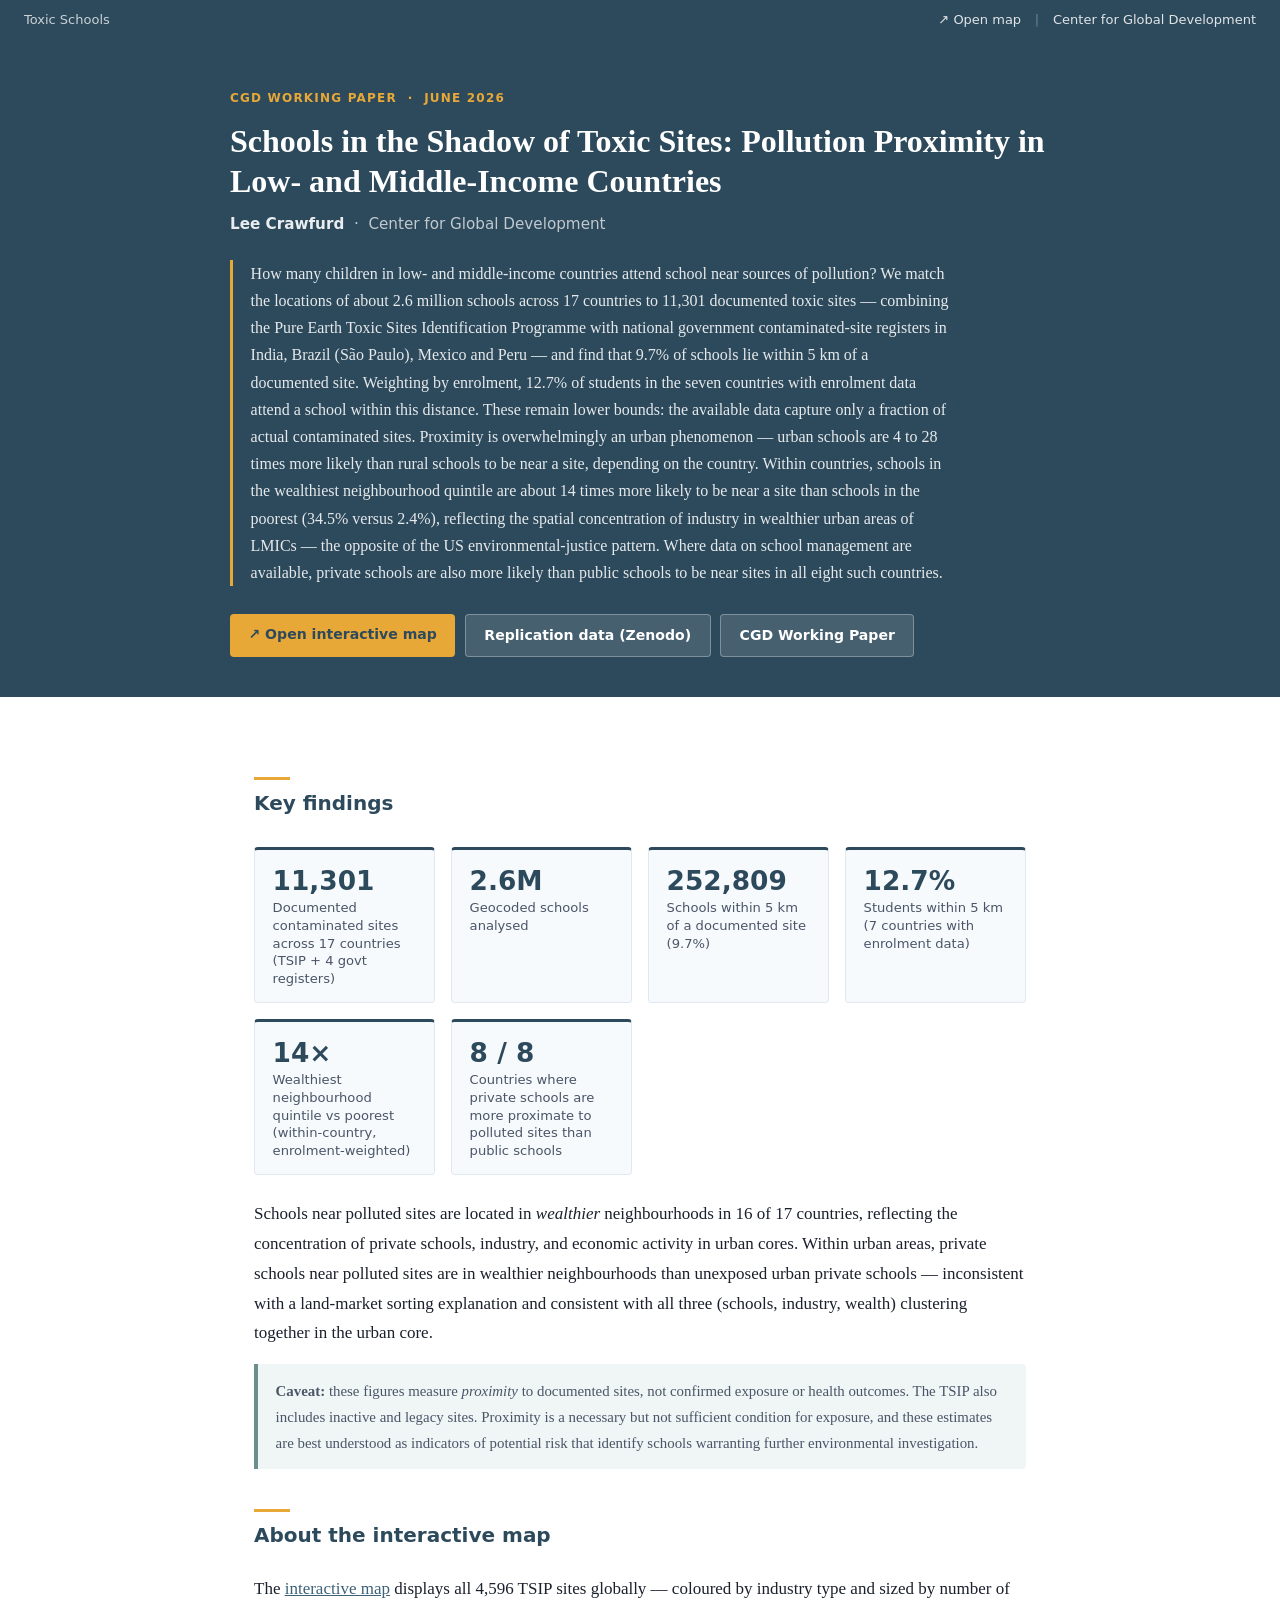
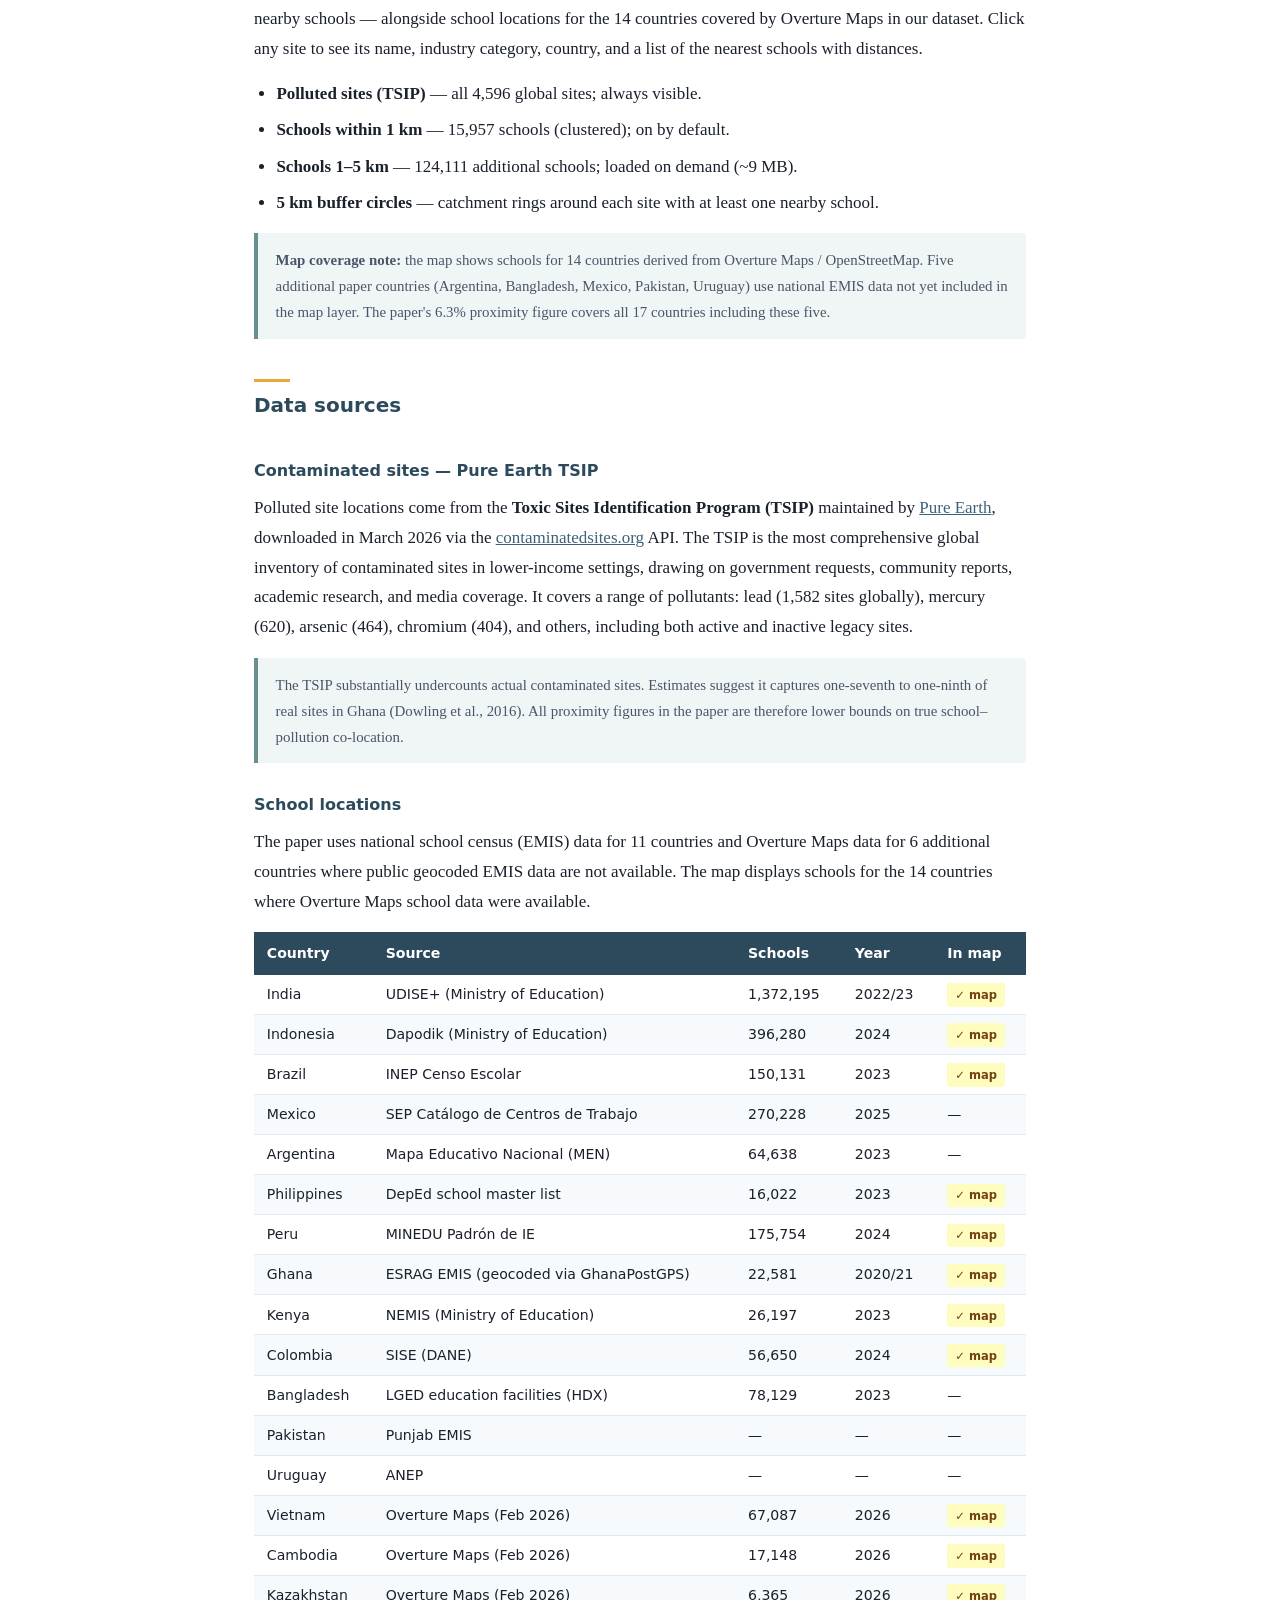
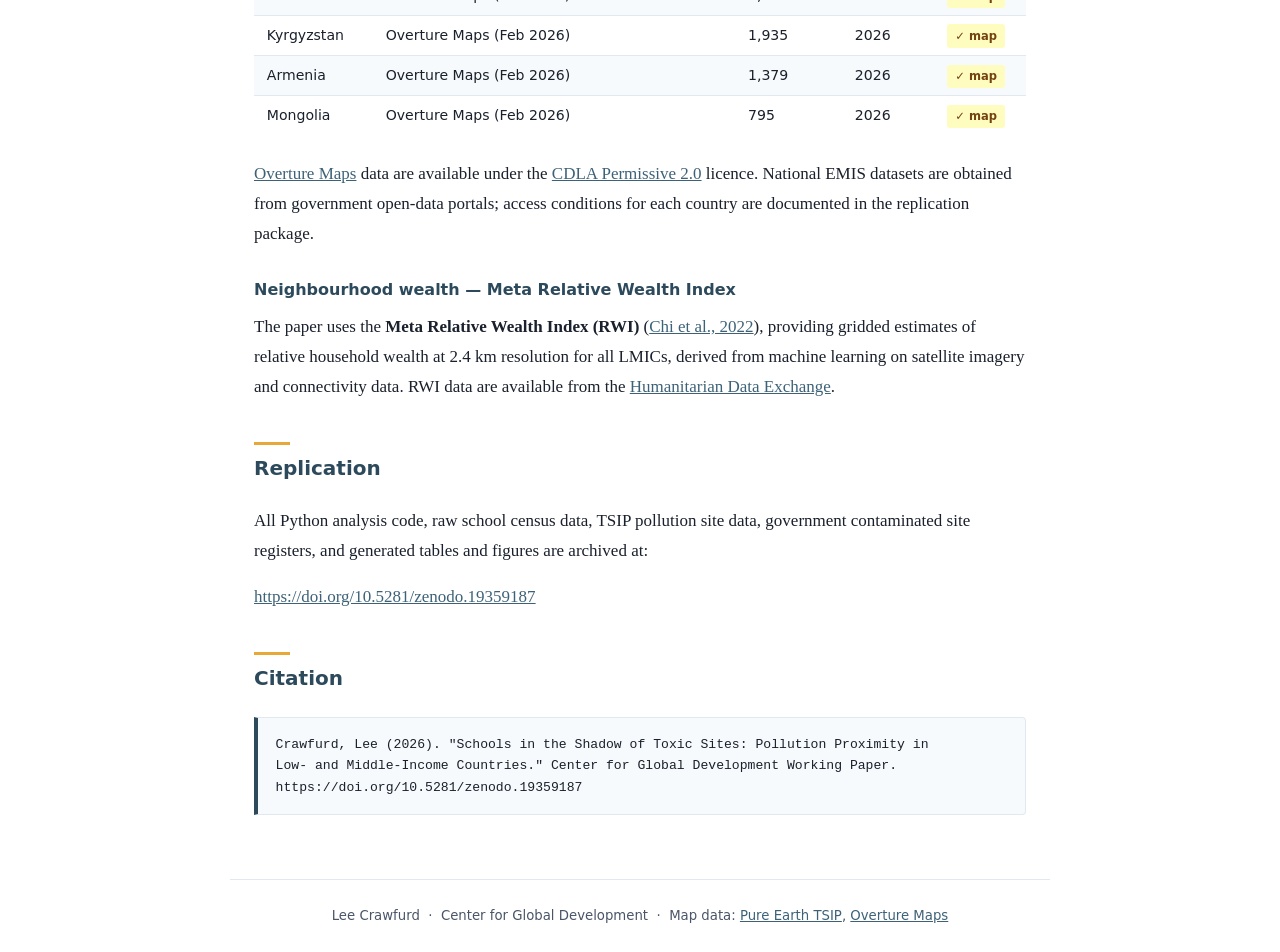
<file: toxic-schools/about.html>
<!DOCTYPE html>
<html lang="en">
<head>
  <meta charset="UTF-8">
  <meta name="viewport" content="width=device-width, initial-scale=1.0">
  <title>Toxic Schools — About</title>
  <style>
    /* ── Reset & base ── */
    *, *::before, *::after { box-sizing: border-box; margin: 0; padding: 0; }

    :root {
      --teal:       #2D4A5C;
      --teal-light: #3d6278;
      --amber:      #E8A838;
      --sage:       #6B8E8E;
      --text:       #1a202c;
      --text-light: #4a5568;
      --border:     #e2e8f0;
      --bg-alt:     #f7fafc;
      --max:        820px;
    }

    body {
      font-family: 'Georgia', serif;
      font-size: 17px;
      line-height: 1.75;
      color: var(--text);
      background: #fff;
    }

    a { color: var(--teal-light); }
    a:hover { color: var(--teal); }

    /* ── Site bar ── */
    .site-bar {
      background: var(--teal);
      color: rgba(255,255,255,0.75);
      font-family: 'Segoe UI', system-ui, sans-serif;
      font-size: 13px;
      padding: 0.55rem 1.5rem;
      display: flex;
      justify-content: space-between;
      align-items: center;
    }
    .site-bar a { color: rgba(255,255,255,0.85); text-decoration: none; }
    .site-bar a:hover { color: #fff; }
    .site-bar .sep { margin: 0 0.6rem; opacity: 0.4; }

    /* ── Hero ── */
    .hero {
      background: var(--teal);
      color: #fff;
      padding: 3rem 1.5rem 2.5rem;
    }
    .hero-inner { max-width: var(--max); margin: 0 auto; }

    .hero-eyebrow {
      font-family: 'Segoe UI', system-ui, sans-serif;
      font-size: 12px;
      font-weight: 600;
      text-transform: uppercase;
      letter-spacing: 1.2px;
      color: var(--amber);
      margin-bottom: 0.75rem;
    }

    .hero h1 {
      font-size: 2rem;
      font-weight: 700;
      line-height: 1.25;
      margin-bottom: 0.6rem;
      color: #fff;
    }

    .hero .byline {
      font-family: 'Segoe UI', system-ui, sans-serif;
      font-size: 0.95rem;
      color: rgba(255,255,255,0.7);
      margin-bottom: 1.4rem;
    }
    .hero .byline strong { color: rgba(255,255,255,0.9); font-weight: 600; }

    .hero .abstract {
      font-size: 1rem;
      color: rgba(255,255,255,0.88);
      line-height: 1.7;
      max-width: 720px;
      border-left: 3px solid var(--amber);
      padding-left: 1.1rem;
    }

    .hero-links {
      margin-top: 1.75rem;
      display: flex;
      flex-wrap: wrap;
      gap: 0.6rem;
    }
    .btn {
      display: inline-block;
      padding: 0.5rem 1.15rem;
      border-radius: 4px;
      font-family: 'Segoe UI', system-ui, sans-serif;
      font-size: 0.88rem;
      font-weight: 600;
      text-decoration: none;
      transition: background 0.15s;
    }
    .btn-amber { background: var(--amber); color: var(--teal); }
    .btn-amber:hover { background: #f0bc50; color: var(--teal); }
    .btn-ghost { background: rgba(255,255,255,0.12); color: #fff; border: 1px solid rgba(255,255,255,0.3); }
    .btn-ghost:hover { background: rgba(255,255,255,0.2); color: #fff; }

    /* ── Main content ── */
    main { max-width: var(--max); margin: 0 auto; padding: 2.5rem 1.5rem 4rem; }

    /* ── Section headings ── */
    h2 {
      font-family: 'Segoe UI', system-ui, sans-serif;
      font-size: 1.25rem;
      font-weight: 700;
      color: var(--teal);
      margin: 2.5rem 0 0.9rem;
      padding-bottom: 0.4rem;
    }
    h2::before {
      content: '';
      display: block;
      width: 36px;
      height: 3px;
      background: var(--amber);
      margin-bottom: 6px;
    }

    h3 {
      font-family: 'Segoe UI', system-ui, sans-serif;
      font-size: 1rem;
      font-weight: 600;
      color: var(--teal);
      margin: 1.75rem 0 0.5rem;
    }

    p { margin-bottom: 1rem; }
    ul, ol { padding-left: 1.4rem; margin-bottom: 1rem; }
    li { margin-bottom: 0.4rem; }

    /* ── Stat grid ── */
    .stat-grid {
      display: grid;
      grid-template-columns: repeat(auto-fit, minmax(150px, 1fr));
      gap: 1rem;
      margin: 1.25rem 0 1.5rem;
    }
    .stat-box {
      border: 1px solid var(--border);
      border-top: 3px solid var(--teal);
      border-radius: 4px;
      padding: 1rem 1.1rem 0.9rem;
      background: var(--bg-alt);
    }
    .stat-box .n {
      font-size: 1.65rem;
      font-weight: 700;
      color: var(--teal);
      font-family: 'Segoe UI', system-ui, sans-serif;
      line-height: 1.1;
    }
    .stat-box .l {
      font-size: 0.82rem;
      color: var(--text-light);
      margin-top: 0.25rem;
      font-family: 'Segoe UI', system-ui, sans-serif;
      line-height: 1.35;
    }

    /* ── Table ── */
    .table-wrap { overflow-x: auto; margin: 1rem 0 1.5rem; }
    table {
      width: 100%;
      border-collapse: collapse;
      font-family: 'Segoe UI', system-ui, sans-serif;
      font-size: 0.88rem;
    }
    thead th {
      background: var(--teal);
      color: #fff;
      text-align: left;
      padding: 0.55rem 0.8rem;
      font-weight: 600;
      white-space: nowrap;
    }
    td {
      padding: 0.45rem 0.8rem;
      border-bottom: 1px solid var(--border);
      vertical-align: top;
    }
    tr:nth-child(even) td { background: var(--bg-alt); }
    tr:last-child td { border-bottom: none; }

    .tag {
      display: inline-block;
      font-size: 0.72rem;
      padding: 0.1rem 0.5rem;
      border-radius: 3px;
      font-weight: 600;
      font-family: 'Segoe UI', system-ui, sans-serif;
      white-space: nowrap;
    }
    .tag-emis { background: #bee3f8; color: #1a365d; }
    .tag-ov   { background: #c6f6d5; color: #22543d; }
    .tag-map  { background: #fefcbf; color: #744210; }

    /* ── Callout ── */
    .callout {
      border-left: 4px solid var(--sage);
      background: #f0f6f6;
      padding: 0.85rem 1.1rem;
      border-radius: 0 4px 4px 0;
      margin: 1rem 0 1.25rem;
      font-size: 0.93rem;
      color: var(--text-light);
    }

    /* ── Citation block ── */
    .cite-block {
      background: var(--bg-alt);
      border: 1px solid var(--border);
      border-left: 4px solid var(--teal);
      border-radius: 0 4px 4px 0;
      padding: 1rem 1.1rem;
      font-family: 'Courier New', monospace;
      font-size: 0.82rem;
      line-height: 1.65;
      white-space: pre-wrap;
      margin-top: 0.6rem;
    }

    /* ── Footer ── */
    footer {
      border-top: 1px solid var(--border);
      padding: 1.5rem;
      font-family: 'Segoe UI', system-ui, sans-serif;
      font-size: 0.83rem;
      color: var(--text-light);
      text-align: center;
      max-width: var(--max);
      margin: 0 auto;
    }

    @media (max-width: 600px) {
      .hero h1 { font-size: 1.5rem; }
      .stat-grid { grid-template-columns: 1fr 1fr; }
    }
  </style>
</head>
<body>

<!-- ── Slim nav bar ── -->
<div class="site-bar">
  <span>Toxic Schools</span>
  <span>
    <a href="index.html">↗ Open map</a>
    <span class="sep">|</span>
    <a href="https://www.cgdev.org">Center for Global Development</a>
  </span>
</div>

<!-- ── Hero ── -->
<div class="hero">
  <div class="hero-inner">
    <div class="hero-eyebrow">CGD Working Paper &nbsp;·&nbsp; June 2026</div>
    <h1>Schools in the Shadow of Toxic Sites: Pollution Proximity in Low- and Middle-Income Countries</h1>
    <div class="byline">
      <strong>Lee Crawfurd</strong> &nbsp;·&nbsp; Center for Global Development
    </div>
    <p class="abstract">
      How many children in low- and middle-income countries attend school near sources of
      pollution? We match the locations of about 2.6 million schools across 17 countries to
      11,301 documented toxic sites — combining the Pure Earth Toxic Sites Identification
      Programme with national government contaminated-site registers in India, Brazil
      (S&atilde;o&nbsp;Paulo), Mexico and Peru — and find that 9.7% of schools lie within 5&nbsp;km
      of a documented site. Weighting by enrolment, 12.7% of students in the seven countries
      with enrolment data attend a school within this distance. These remain lower bounds: the
      available data capture only a fraction of actual contaminated sites. Proximity is
      overwhelmingly an urban phenomenon — urban schools are 4 to 28 times more likely than
      rural schools to be near a site, depending on the country. Within countries, schools in
      the wealthiest neighbourhood quintile are about 14 times more likely to be near a site
      than schools in the poorest (34.5% versus 2.4%), reflecting the spatial concentration of
      industry in wealthier urban areas of LMICs — the opposite of the US environmental-justice
      pattern. Where data on school management are available, private schools are also more
      likely than public schools to be near sites in all eight such countries.
    </p>
    <div class="hero-links">
      <a class="btn btn-amber" href="index.html">↗ Open interactive map</a>
      <a class="btn btn-ghost" href="https://doi.org/10.5281/zenodo.19359187">Replication data (Zenodo)</a>
      <a class="btn btn-ghost" href="https://www.cgdev.org">CGD Working Paper</a>
    </div>
  </div>
</div>

<!-- ── Body ── -->
<main>

  <h2>Key findings</h2>

  <div class="stat-grid">
    <div class="stat-box"><div class="n">11,301</div><div class="l">Documented contaminated sites across 17 countries (TSIP + 4 govt registers)</div></div>
    <div class="stat-box"><div class="n">2.6M</div><div class="l">Geocoded schools analysed</div></div>
    <div class="stat-box"><div class="n">252,809</div><div class="l">Schools within 5&nbsp;km of a documented site (9.7%)</div></div>
    <div class="stat-box"><div class="n">12.7%</div><div class="l">Students within 5&nbsp;km (7 countries with enrolment data)</div></div>
    <div class="stat-box"><div class="n">14&times;</div><div class="l">Wealthiest neighbourhood quintile vs poorest (within-country, enrolment-weighted)</div></div>
    <div class="stat-box"><div class="n">8 / 8</div><div class="l">Countries where private schools are more proximate to polluted sites than public schools</div></div>
  </div>

  <p>
    Schools near polluted sites are located in <em>wealthier</em> neighbourhoods in 16 of 17 countries,
    reflecting the concentration of private schools, industry, and economic activity in urban cores.
    Within urban areas, private schools near polluted sites are in wealthier neighbourhoods than
    unexposed urban private schools — inconsistent with a land-market sorting explanation and consistent
    with all three (schools, industry, wealth) clustering together in the urban core.
  </p>

  <div class="callout">
    <strong>Caveat:</strong> these figures measure <em>proximity</em> to documented sites, not confirmed
    exposure or health outcomes. The TSIP also includes inactive and legacy sites. Proximity is a necessary
    but not sufficient condition for exposure, and these estimates are best understood as indicators of
    potential risk that identify schools warranting further environmental investigation.
  </div>


  <h2>About the interactive map</h2>

  <p>
    The <a href="index.html">interactive map</a> displays all 4,596 TSIP sites globally — coloured by
    industry type and sized by number of nearby schools — alongside school locations for the 14 countries
    covered by Overture Maps in our dataset. Click any site to see its name, industry category, country,
    and a list of the nearest schools with distances.
  </p>

  <ul>
    <li><strong>Polluted sites (TSIP)</strong> — all 4,596 global sites; always visible.</li>
    <li><strong>Schools within 1&nbsp;km</strong> — 15,957 schools (clustered); on by default.</li>
    <li><strong>Schools 1–5&nbsp;km</strong> — 124,111 additional schools; loaded on demand (~9&nbsp;MB).</li>
    <li><strong>5&nbsp;km buffer circles</strong> — catchment rings around each site with at least one nearby school.</li>
  </ul>

  <div class="callout">
    <strong>Map coverage note:</strong> the map shows schools for 14 countries derived from
    Overture Maps / OpenStreetMap. Five additional paper countries
    (Argentina, Bangladesh, Mexico, Pakistan, Uruguay) use national EMIS data not yet included in
    the map layer. The paper's 6.3% proximity figure covers all 17 countries including these five.
  </div>


  <h2>Data sources</h2>

  <h3>Contaminated sites — Pure Earth TSIP</h3>

  <p>
    Polluted site locations come from the <strong>Toxic Sites Identification Program (TSIP)</strong>
    maintained by <a href="https://www.pureearth.org">Pure Earth</a>, downloaded in March 2026 via the
    <a href="https://www.contaminatedsites.org">contaminatedsites.org</a> API. The TSIP is the most
    comprehensive global inventory of contaminated sites in lower-income settings, drawing on government
    requests, community reports, academic research, and media coverage. It covers a range of pollutants:
    lead (1,582 sites globally), mercury (620), arsenic (464), chromium (404), and others, including
    both active and inactive legacy sites.
  </p>

  <div class="callout">
    The TSIP substantially undercounts actual contaminated sites. Estimates suggest it captures
    one-seventh to one-ninth of real sites in Ghana (Dowling et al., 2016). All proximity figures
    in the paper are therefore lower bounds on true school–pollution co-location.
  </div>

  <h3>School locations</h3>

  <p>
    The paper uses national school census (EMIS) data for 11 countries and Overture Maps data for
    6 additional countries where public geocoded EMIS data are not available.
    The map displays schools for the 14 countries where Overture Maps school data were available.
  </p>

  <div class="table-wrap">
  <table>
    <thead>
      <tr>
        <th>Country</th>
        <th>Source</th>
        <th>Schools</th>
        <th>Year</th>
        <th>In map</th>
      </tr>
    </thead>
    <tbody>
      <tr><td>India</td><td>UDISE+ (Ministry of Education)</td><td>1,372,195</td><td>2022/23</td><td><span class="tag tag-map">✓ map</span></td></tr>
      <tr><td>Indonesia</td><td>Dapodik (Ministry of Education)</td><td>396,280</td><td>2024</td><td><span class="tag tag-map">✓ map</span></td></tr>
      <tr><td>Brazil</td><td>INEP Censo Escolar</td><td>150,131</td><td>2023</td><td><span class="tag tag-map">✓ map</span></td></tr>
      <tr><td>Mexico</td><td>SEP Catálogo de Centros de Trabajo</td><td>270,228</td><td>2025</td><td>—</td></tr>
      <tr><td>Argentina</td><td>Mapa Educativo Nacional (MEN)</td><td>64,638</td><td>2023</td><td>—</td></tr>
      <tr><td>Philippines</td><td>DepEd school master list</td><td>16,022</td><td>2023</td><td><span class="tag tag-map">✓ map</span></td></tr>
      <tr><td>Peru</td><td>MINEDU Padrón de IE</td><td>175,754</td><td>2024</td><td><span class="tag tag-map">✓ map</span></td></tr>
      <tr><td>Ghana</td><td>ESRAG EMIS (geocoded via GhanaPostGPS)</td><td>22,581</td><td>2020/21</td><td><span class="tag tag-map">✓ map</span></td></tr>
      <tr><td>Kenya</td><td>NEMIS (Ministry of Education)</td><td>26,197</td><td>2023</td><td><span class="tag tag-map">✓ map</span></td></tr>
      <tr><td>Colombia</td><td>SISE (DANE)</td><td>56,650</td><td>2024</td><td><span class="tag tag-map">✓ map</span></td></tr>
      <tr><td>Bangladesh</td><td>LGED education facilities (HDX)</td><td>78,129</td><td>2023</td><td>—</td></tr>
      <tr><td>Pakistan</td><td>Punjab EMIS</td><td>—</td><td>—</td><td>—</td></tr>
      <tr><td>Uruguay</td><td>ANEP</td><td>—</td><td>—</td><td>—</td></tr>
      <tr><td>Vietnam</td><td>Overture Maps (Feb 2026)</td><td>67,087</td><td>2026</td><td><span class="tag tag-map">✓ map</span></td></tr>
      <tr><td>Cambodia</td><td>Overture Maps (Feb 2026)</td><td>17,148</td><td>2026</td><td><span class="tag tag-map">✓ map</span></td></tr>
      <tr><td>Kazakhstan</td><td>Overture Maps (Feb 2026)</td><td>6,365</td><td>2026</td><td><span class="tag tag-map">✓ map</span></td></tr>
      <tr><td>Kyrgyzstan</td><td>Overture Maps (Feb 2026)</td><td>1,935</td><td>2026</td><td><span class="tag tag-map">✓ map</span></td></tr>
      <tr><td>Armenia</td><td>Overture Maps (Feb 2026)</td><td>1,379</td><td>2026</td><td><span class="tag tag-map">✓ map</span></td></tr>
      <tr><td>Mongolia</td><td>Overture Maps (Feb 2026)</td><td>795</td><td>2026</td><td><span class="tag tag-map">✓ map</span></td></tr>
    </tbody>
  </table>
  </div>

  <p>
    <a href="https://overturemaps.org">Overture Maps</a> data are available under the
    <a href="https://cdla.dev/permissive-2-0/">CDLA Permissive 2.0</a> licence.
    National EMIS datasets are obtained from government open-data portals; access conditions for each
    country are documented in the replication package.
  </p>

  <h3>Neighbourhood wealth — Meta Relative Wealth Index</h3>

  <p>
    The paper uses the <strong>Meta Relative Wealth Index (RWI)</strong>
    (<a href="https://doi.org/10.1073/pnas.2113658119">Chi et al., 2022</a>),
    providing gridded estimates of relative household wealth at 2.4&nbsp;km resolution for all LMICs,
    derived from machine learning on satellite imagery and connectivity data.
    RWI data are available from the
    <a href="https://data.humdata.org">Humanitarian Data Exchange</a>.
  </p>


  <h2>Replication</h2>

  <p>
    All Python analysis code, raw school census data, TSIP pollution site data, government contaminated site
    registers, and generated tables and figures are archived at:
  </p>
  <p><a href="https://doi.org/10.5281/zenodo.19359187">https://doi.org/10.5281/zenodo.19359187</a></p>


  <h2>Citation</h2>

  <div class="cite-block">Crawfurd, Lee (2026). "Schools in the Shadow of Toxic Sites: Pollution Proximity in
Low- and Middle-Income Countries." Center for Global Development Working Paper.
https://doi.org/10.5281/zenodo.19359187</div>

</main>

<footer>
  Lee Crawfurd &nbsp;·&nbsp; Center for Global Development &nbsp;·&nbsp;
  Map data: <a href="https://www.contaminatedsites.org">Pure Earth TSIP</a>,
  <a href="https://overturemaps.org">Overture Maps</a>
</footer>

</body>
</html>
</file>
<file: style.css>
/* Base — always dark */
:root {
  color-scheme: dark;
  --text: #e2e8f0;
  --text-light: #a0aec0;
  --accent: #90cdf4;
  --accent-light: #63b3ed;
  --bg: #1a202c;
  --bg-alt: #2d3748;
  --border: #2d3748;
  --max-width: 780px;
}

* { margin: 0; padding: 0; box-sizing: border-box; }

body {
  font-family: 'Source Sans Pro', 'Segoe UI', sans-serif;
  color: var(--text);
  line-height: 1.7;
  font-size: 17px;
  background: var(--bg);
}

a { color: var(--accent-light); text-decoration: none; }
a:hover { text-decoration: underline; }

/* Layout */
header {
  border-bottom: 1px solid var(--border);
  padding: 1rem 0;
}

.header-inner {
  max-width: var(--max-width);
  margin: 0 auto;
  padding: 0 1.5rem;
  display: flex;
  justify-content: space-between;
  align-items: center;
}

header .site-name {
  font-size: 1.25rem;
  font-weight: 700;
  color: var(--accent);
}

nav a {
  margin-left: 1.5rem;
  color: var(--text-light);
  font-size: 0.95rem;
}
nav a:hover, nav a.active {
  color: var(--accent);
}

main {
  max-width: var(--max-width);
  margin: 0 auto;
  padding: 2.5rem 1.5rem 4rem;
}

/* Profile */
.profile {
  display: flex;
  gap: 2rem;
  align-items: flex-start;
  margin-bottom: 2.5rem;
}

.profile img {
  width: 160px;
  height: 160px;
  border-radius: 50%;
  object-fit: cover;
  object-position: 66% 50%;
  flex-shrink: 0;
}

.profile-text h1 {
  font-size: 1.75rem;
  color: var(--accent);
  margin-bottom: 0.25rem;
}

.profile-text .title {
  color: var(--text-light);
  margin-bottom: 0.75rem;
  font-size: 1.05rem;
}

.profile-text p {
  margin-bottom: 0.5rem;
}

.contact-links {
  margin-top: 0.75rem;
  display: flex;
  flex-wrap: wrap;
  gap: 0.5rem 1.25rem;
  font-size: 0.95rem;
}

.contact-links a {
  color: var(--text-light);
}

/* Section headings */
h2 {
  font-size: 1.35rem;
  color: var(--accent);
  border-bottom: 2px solid var(--border);
  padding-bottom: 0.4rem;
  margin: 2rem 0 1.25rem;
}

h2:first-of-type {
  margin-top: 0;
}

/* Year sub-headings */
h3 {
  font-size: 1.05rem;
  color: var(--text-light);
  margin: 1.75rem 0 0.75rem;
  font-weight: 600;
}

/* Publication items */
.pub {
  margin-bottom: 1.25rem;
  padding-left: 0;
}

.pub .pub-title {
  font-weight: 600;
  color: var(--text);
}

.pub .pub-authors {
  color: var(--text-light);
  font-size: 0.95rem;
}

.pub .pub-journal {
  font-style: italic;
  font-size: 0.95rem;
}

.pub .pub-links {
  font-size: 0.9rem;
  margin-top: 0.2rem;
}

.pub .pub-links a {
  margin-right: 0.75rem;
}

.pub .pub-note {
  font-size: 0.9rem;
  color: var(--text-light);
}

.pub .pub-year {
  font-size: 0.95rem;
  color: var(--text-light);
}

/* Collapsible abstract */
.pub .abstract {
  margin-top: 0.4rem;
}
.pub .abstract > summary {
  cursor: pointer;
  display: inline-block;
  list-style: none;
  user-select: none;
  font-size: 0.82rem;
  color: var(--accent-light);
  border: 1px solid var(--border);
  border-radius: 4px;
  padding: 0.1rem 0.6rem;
}
.pub .abstract > summary::-webkit-details-marker { display: none; }
.pub .abstract > summary::before { content: "▸ "; }
.pub .abstract[open] > summary::before { content: "▾ "; }
.pub .abstract > summary:hover {
  color: var(--accent);
  border-color: var(--accent-light);
}
.pub .abstract p {
  font-size: 0.9rem;
  color: var(--text-light);
  line-height: 1.6;
  margin-top: 0.5rem;
  border-left: 2px solid var(--border);
  padding-left: 0.8rem;
}

/* Data page */
.data-item {
  margin-bottom: 1.5rem;
}

.data-item h3 {
  margin: 0 0 0.25rem;
  color: var(--text);
  font-size: 1.05rem;
}

.data-item p {
  font-size: 0.95rem;
  color: var(--text-light);
}

/* Footer */
footer {
  border-top: 1px solid var(--border);
  padding: 1.5rem 0;
  text-align: center;
  color: var(--text-light);
  font-size: 0.85rem;
  max-width: var(--max-width);
  margin: 0 auto;
  padding-left: 1.5rem;
  padding-right: 1.5rem;
}

/* Responsive */
@media (max-width: 600px) {
  .profile {
    flex-direction: column;
    align-items: center;
    text-align: center;
  }
  .contact-links {
    justify-content: center;
  }
  .profile img {
    width: 130px;
    height: 130px;
  }
}
</file>
